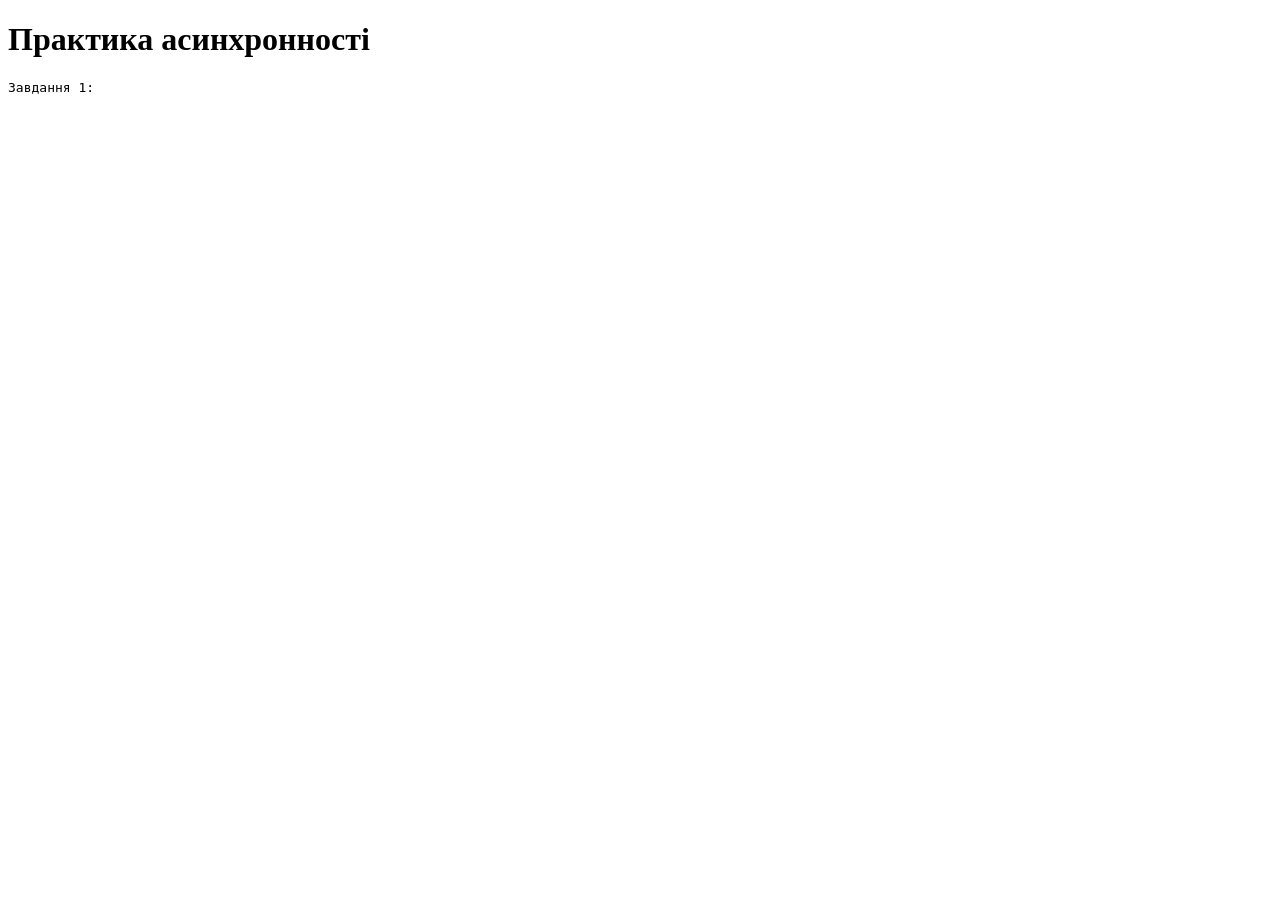
<file: asink_Practic/index.html>
<!DOCTYPE html>
<html lang="uk">
<head>
	<meta charset="UTF-8">
	<meta name="viewport" content="width=device-width, initial-scale=1.0">
	<title>Document</title>
</head>
<body>
	<h1>Практика асинхронності</h1>
	<pre id="output" aria-live="polite"></pre>

	<script>
		const output = document.querySelector("#output");

		function log(message) {
			console.log(message);
			output.textContent += `${message}\n`;
		}

		function task1() {
			return new Promise((resolve) => {
				setTimeout(() => resolve("Task 1 завершено"), 1000);
			});
		}

		function task2() {
			return new Promise((resolve) => {
				setTimeout(() => resolve("Task 2 завершено"), 2000);
			});
		}

		function task3() {
			return new Promise((resolve) => {
				setTimeout(() => resolve("Task 3 завершено"), 3000);
			});
		}

		async function executeTasks() {
			log("Завдання 1:");
			log(await task1());
			log(await task2());
			log(await task3());
		}

		async function sumArrayAsync(array) {
			if (array.length === 0) {
				throw new Error("Масив порожній");
			}

			let sum = 0;
			for (const number of array) {
				await new Promise((resolve) => setTimeout(resolve, 1000));
				sum += number;
			}

			return sum;
		}

		async function main() {
			try {
				const numbers = [1, 2, 3, 4, 5];
				const sum = await sumArrayAsync(numbers);
				log(`Сума масиву [${numbers.join(", ")}]: ${sum}`);
			} catch (error) {
				log(`Помилка: ${error.message}`);
			}
		}

		async function run() {
			await executeTasks();
			await main();
		}

		run();
	</script>
</body>
</html>
</file>
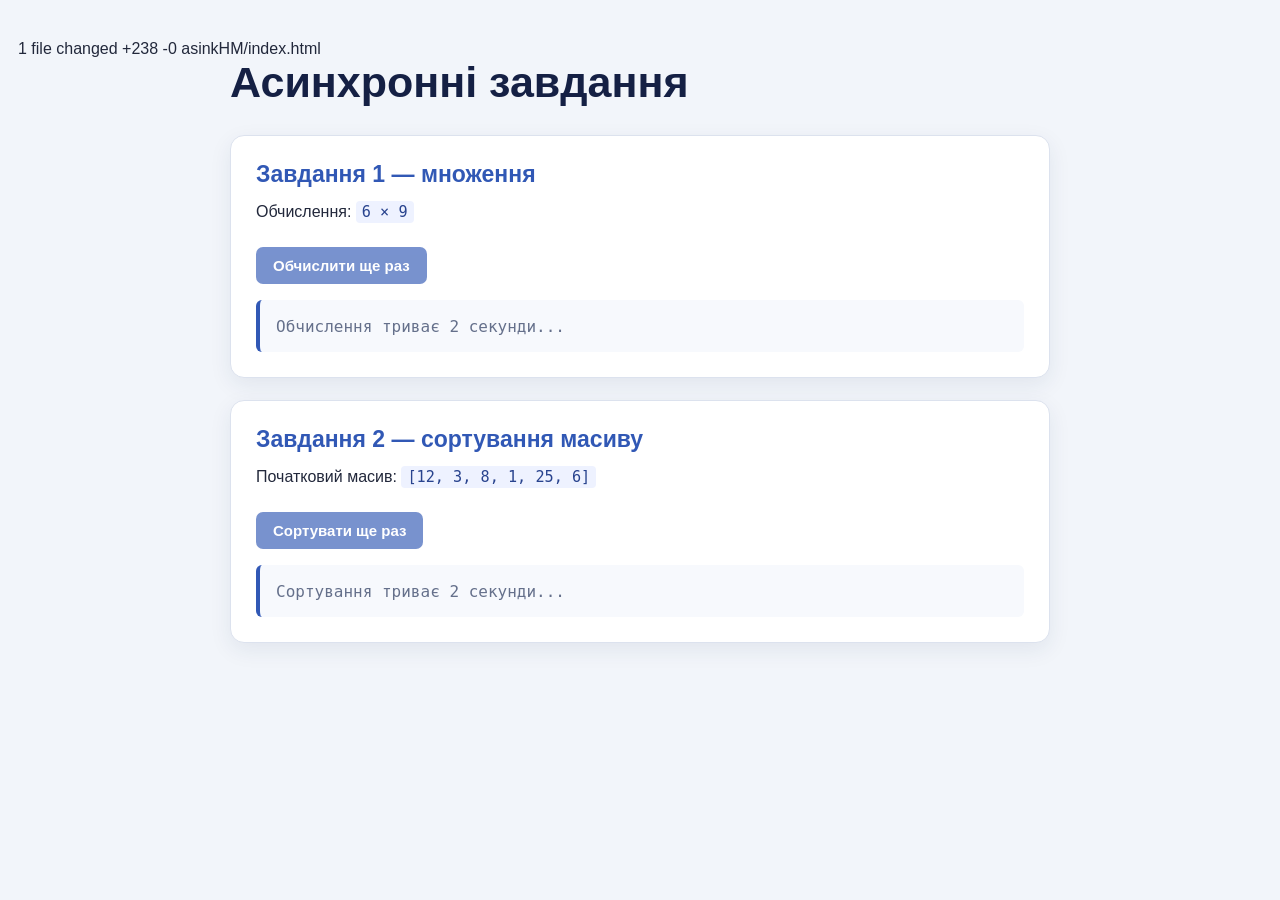
<file: asinkHM/index.html>
1 file changed
+238
-0
asinkHM/index.html
<!DOCTYPE html>
<html lang="uk">
<head>
  <meta charset="UTF-8">
  <meta name="viewport" content="width=device-width, initial-scale=1.0">
  <title>document</title>
  <style>
    * {
      box-sizing: border-box;
    }

    body {
      min-height: 100vh;
      margin: 0;
      padding: 40px 18px;
      color: #22283b;
      background: #f2f5fa;
      font-family: Arial, Helvetica, sans-serif;
    }

    main {
      width: min(820px, 100%);
      margin: 0 auto;
    }

    h1 {
      margin: 0 0 28px;
      color: #152044;
      font-size: clamp(30px, 5vw, 43px);
    }

    .tasks {
      display: grid;
      gap: 22px;
    }

    section {
      padding: 25px;
      background: #fff;
      border: 1px solid #dce2ee;
      border-radius: 14px;
      box-shadow: 0 7px 22px rgb(31 48 90 / 8%);
    }

    h2 {
      margin: 0 0 12px;
      color: #3158b5;
      font-size: 23px;
    }

    p {
      margin: 8px 0;
      line-height: 1.5;
    }

    code {
      padding: 2px 6px;
      color: #28438e;
      background: #eef2ff;
      border-radius: 4px;
      font: 0.95em Menlo, Monaco, Consolas, monospace;
    }

    .result {
      min-height: 52px;
      margin-top: 16px;
      padding: 14px 16px;
      display: flex;
      align-items: center;
      overflow-wrap: anywhere;
      background: #f7f9fd;
      border-left: 4px solid #3158b5;
      border-radius: 6px;
      font-family: Menlo, Monaco, Consolas, monospace;
    }

    .result.loading {
      color: #65708b;
    }

    .result.error {
      color: #b42318;
      border-left-color: #b42318;
    }

    button {
      margin-top: 15px;
      padding: 10px 17px;
      color: #fff;
      background: #3158b5;
      border: 0;
      border-radius: 7px;
      font: 700 15px Arial, sans-serif;
      cursor: pointer;
    }

    button:hover {
      background: #244490;
    }

    button:disabled {
      cursor: wait;
      opacity: 0.65;
    }

    @media (max-width: 520px) {
      body {
        padding: 24px 12px;
      }

      section {
        padding: 20px 16px;
      }
    }
  </style>
</head>
<body>
  <main>
    <h1>Асинхронні завдання</h1>

    <div class="tasks">
      <section>
        <h2>Завдання 1 — множення</h2>
        <p>Обчислення: <code>6 × 9</code></p>
        <button id="multiply-button" type="button">Обчислити ще раз</button>
        <div class="result loading" id="multiply-result" aria-live="polite">
          Обчислення триває 2 секунди...
        </div>
      </section>

      <section>
        <h2>Завдання 2 — сортування масиву</h2>
        <p>Початковий масив: <code>[12, 3, 8, 1, 25, 6]</code></p>
        <button id="sort-button" type="button">Сортувати ще раз</button>
        <div class="result loading" id="sort-result" aria-live="polite">
          Сортування триває 2 секунди...
        </div>
      </section>
    </div>
  </main>

  <script>
    const multiplyResult = document.querySelector('#multiply-result');
    const sortResult = document.querySelector('#sort-result');
    const multiplyButton = document.querySelector('#multiply-button');
    const sortButton = document.querySelector('#sort-button');

    // Завдання 1
    function multiplyAsync(a, b) {
      return new Promise((resolve, reject) => {
        setTimeout(() => {
          const valuesAreNumbers =
            typeof a === 'number' &&
            typeof b === 'number' &&
            Number.isFinite(a) &&
            Number.isFinite(b);

          if (!valuesAreNumbers) {
            reject(new Error('Некоректні значення'));
            return;
          }

          resolve(a * b);
        }, 2000);
      });
    }

    async function runMultiplication() {
      multiplyButton.disabled = true;
      multiplyResult.className = 'result loading';
      multiplyResult.textContent = 'Обчислення триває 2 секунди...';

      try {
        const result = await multiplyAsync(6, 9);
        multiplyResult.className = 'result';
        multiplyResult.textContent = `Результат множення: ${result}`;
        console.log('Результат множення:', result);
      } catch (error) {
        multiplyResult.className = 'result error';
        multiplyResult.textContent = error.message;
        console.error(error.message);
      } finally {
        multiplyButton.disabled = false;
      }
    }

    // Завдання 2
    function sortArrayAsync(array) {
      return new Promise((resolve, reject) => {
        setTimeout(() => {
          if (array.length === 0) {
            reject(new Error('Масив порожній'));
            return;
          }

          const sortedArray = [...array].sort((a, b) => a - b);
          resolve(sortedArray);
        }, 2000);
      });
    }

    async function runSorting() {
      const numbers = [12, 3, 8, 1, 25, 6];

      sortButton.disabled = true;
      sortResult.className = 'result loading';
      sortResult.textContent = 'Сортування триває 2 секунди...';

      try {
        const sortedArray = await sortArrayAsync(numbers);
        sortResult.className = 'result';
        sortResult.textContent = `Відсортований масив: ${JSON.stringify(sortedArray)}`;
        console.log('Відсортований масив:', sortedArray);
      } catch (error) {
        sortResult.className = 'result error';
        sortResult.textContent = error.message;
        console.error(error.message);
      } finally {
        sortButton.disabled = false;
      }
    }

    async function main() {
      await Promise.all([runMultiplication(), runSorting()]);
    }

    multiplyButton.addEventListener('click', runMultiplication);
    sortButton.addEventListener('click', runSorting);

    main();

    multiplyAsync('6', 9).catch((error) => console.error(error.message));
    sortArrayAsync([]).catch((error) => console.error(error.message));
  </script>
</body>
</html>
</file>
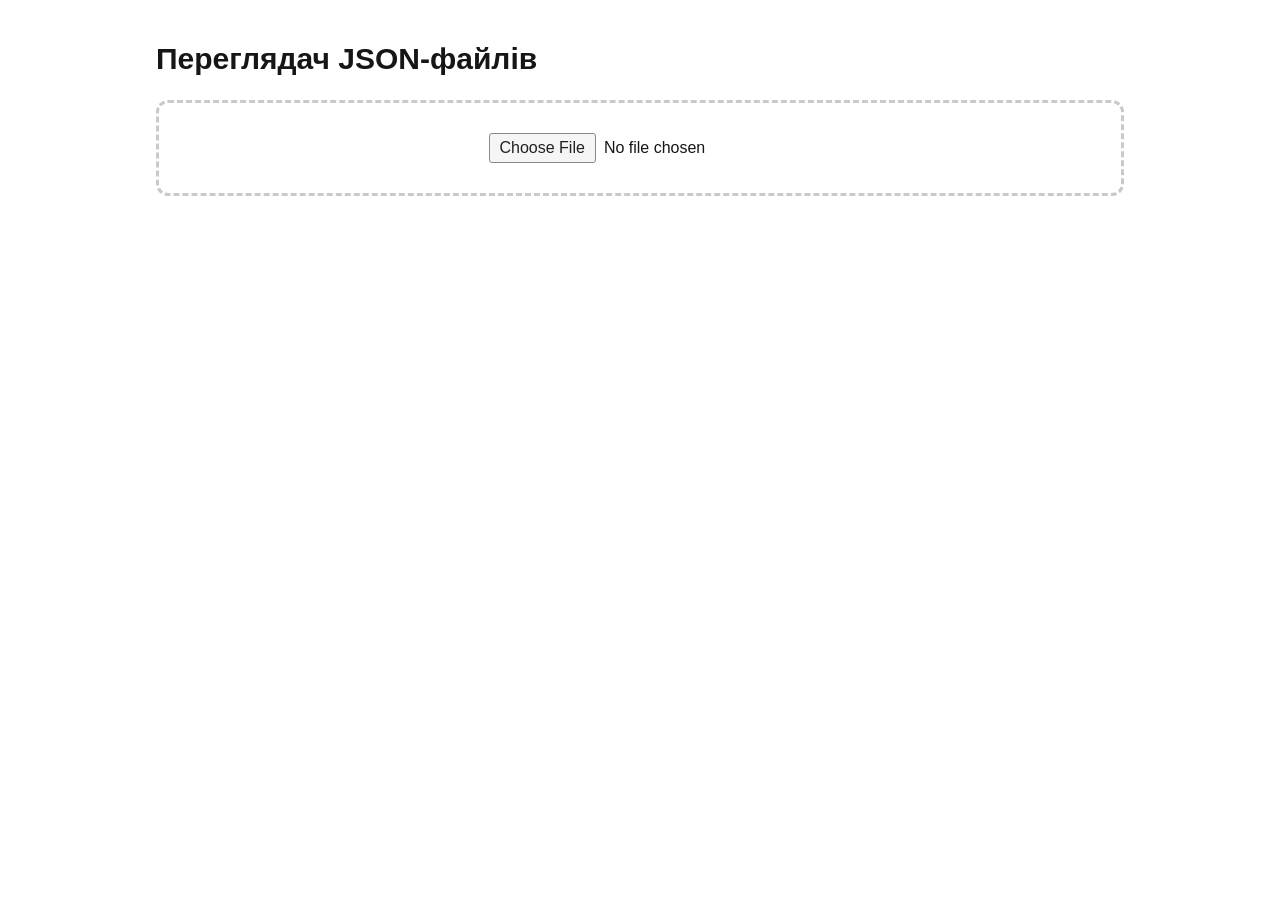
<file: json_html_homeworke/index.html>
<!DOCTYPE html>
<html lang="uk">
<head>
  <meta charset="UTF-8">
  <meta name="viewport" content="width=device-width, initial-scale=1.0">
  <title>Переглядач JSON-файлів</title>
  <style>
    * {
      box-sizing: border-box;
    }

    body {
      margin: 0;
      min-height: 100vh;
      color: #161616;
      background: #fff;
      font-family: Arial, Helvetica, sans-serif;
    }

    .container {
      width: min(1000px, calc(100% - 32px));
      margin: 0 auto;
      padding: 42px 0 60px;
    }

    h1 {
      margin: 0 0 20px;
      font-size: clamp(30px, 4vw, 42px);
    }

    .description {
      max-width: 950px;
      margin: 0 0 18px;
      font-size: clamp(18px, 2.3vw, 28px);
      line-height: 1.35;
    }

    h2 {
      margin: 0 0 24px 16px;
      font-size: clamp(22px, 3vw, 30px);
    }

    .upload-area {
      display: flex;
      min-height: 96px;
      align-items: center;
      justify-content: center;
      margin: 0 16px 24px;
      padding: 20px;
      border: 3px dashed #c9c9c9;
      border-radius: 12px;
      background: #fff;
      transition: border-color 0.2s, background-color 0.2s;
    }

    .upload-area.is-dragging {
      border-color: #287bd8;
      background: #f2f8ff;
    }

    input[type="file"] {
      max-width: 100%;
      font: inherit;
      cursor: pointer;
    }

    input[type="file"]::file-selector-button {
      margin-right: 8px;
      padding: 5px 10px;
      color: #202020;
      background: #f5f5f5;
      border: 1px solid #888;
      border-radius: 3px;
      font: inherit;
      cursor: pointer;
    }

    input[type="file"]::file-selector-button:hover {
      background: #e8e8e8;
    }

    .message {
      min-height: 24px;
      margin: -10px 16px 14px;
      color: #b42318;
      font-weight: 700;
    }

    .message:empty {
      display: none;
    }

    .table-wrap {
      margin: 0 16px;
      overflow-x: auto;
      border: 1px solid #d8d8d8;
      box-shadow: 0 2px 4px rgb(0 0 0 / 8%);
    }

    .table-wrap[hidden] {
      display: none;
    }

    table {
      width: 100%;
      border-collapse: collapse;
      table-layout: fixed;
      font-size: 18px;
    }

    th,
    td {
      padding: 15px;
      vertical-align: middle;
      text-align: left;
      border-right: 1px solid #ddd;
      border-bottom: 1px solid #ddd;
      overflow-wrap: anywhere;
    }

    th:last-child,
    td:last-child {
      border-right: 0;
    }

    tbody tr:last-child td {
      border-bottom: 0;
    }

    th {
      background: #f6f7f8;
      font-weight: 700;
    }

    td:first-child,
    th:first-child {
      width: 50%;
    }

    .complex-value {
      display: block;
      margin: 0;
      color: #0875db;
      font: 15px/1.35 Menlo, Monaco, Consolas, "Courier New", monospace;
      white-space: pre-wrap;
    }

    @media (max-width: 600px) {
      .container {
        width: min(100% - 20px, 1000px);
        padding-top: 24px;
      }

      h2,
      .upload-area,
      .message,
      .table-wrap {
        margin-left: 0;
        margin-right: 0;
      }

      table {
        font-size: 15px;
      }

      th,
      td {
        padding: 11px;
      }
    }
  </style>
</head>
<body>
  <main class="container">
    <section aria-labelledby="viewer-title">
      <h2 id="viewer-title">Переглядач JSON-файлів</h2>

      <div class="upload-area" id="upload-area">
        <input
          id="json-file"
          type="file"
          accept=".json,application/json"
          aria-describedby="message"
        >
      </div>

      <p class="message" id="message" role="alert" aria-live="polite"></p>

      <div class="table-wrap" id="table-wrap" hidden>
        <table>
          <thead>
            <tr>
              <th scope="col">Поле (Ключ)</th>
              <th scope="col">Значення</th>
            </tr>
          </thead>
          <tbody id="json-table-body"></tbody>
        </table>
      </div>
    </section>
  </main>

  <script>
    const fileInput = document.querySelector('#json-file');
    const uploadArea = document.querySelector('#upload-area');
    const message = document.querySelector('#message');
    const tableWrap = document.querySelector('#table-wrap');
    const tableBody = document.querySelector('#json-table-body');

    function showError(text) {
      message.textContent = text;
      tableBody.replaceChildren();
      tableWrap.hidden = true;
    }

    function valueToElement(value) {
      if (value !== null && typeof value === 'object') {
        const code = document.createElement('pre');
        code.className = 'complex-value';
        code.textContent = JSON.stringify(value, null, 2);
        return code;
      }

      const text = document.createElement('span');
      text.textContent = value === null ? 'null' : String(value);
      return text;
    }

    function renderTable(data) {
      tableBody.replaceChildren();

      const entries = data !== null && typeof data === 'object'
        ? Object.entries(data)
        : [['Значення', data]];

      if (entries.length === 0) {
        showError('JSON-файл не містить полів для відображення.');
        return;
      }

      const rows = entries.map(([key, value]) => {
        const row = document.createElement('tr');
        const keyCell = document.createElement('td');
        const valueCell = document.createElement('td');

        keyCell.textContent = key;
        valueCell.append(valueToElement(value));
        row.append(keyCell, valueCell);

        return row;
      });

      tableBody.append(...rows);
      tableWrap.hidden = false;
    }

    function readJsonFile(file) {
      message.textContent = '';

      if (!file) {
        tableBody.replaceChildren();
        tableWrap.hidden = true;
        return;
      }

      if (!file.name.toLowerCase().endsWith('.json')) {
        fileInput.value = '';
        showError('Будь ласка, виберіть файл у форматі JSON.');
        return;
      }

      const reader = new FileReader();

      reader.addEventListener('load', () => {
        try {
          const data = JSON.parse(reader.result);
          renderTable(data);
        } catch (error) {
          showError('Не вдалося прочитати файл: некоректний формат JSON.');
        }
      });

      reader.addEventListener('error', () => {
        showError('Сталася помилка під час читання файлу.');
      });

      reader.readAsText(file, 'UTF-8');
    }

    fileInput.addEventListener('change', () => {
      readJsonFile(fileInput.files[0]);
    });

    ['dragenter', 'dragover'].forEach((eventName) => {
      uploadArea.addEventListener(eventName, (event) => {
        event.preventDefault();
        uploadArea.classList.add('is-dragging');
      });
    });

    ['dragleave', 'drop'].forEach((eventName) => {
      uploadArea.addEventListener(eventName, (event) => {
        event.preventDefault();
        uploadArea.classList.remove('is-dragging');
      });
    });

    uploadArea.addEventListener('drop', (event) => {
      const [file] = event.dataTransfer.files;
      readJsonFile(file);
    });
  </script>
</body>
</html>
</file>
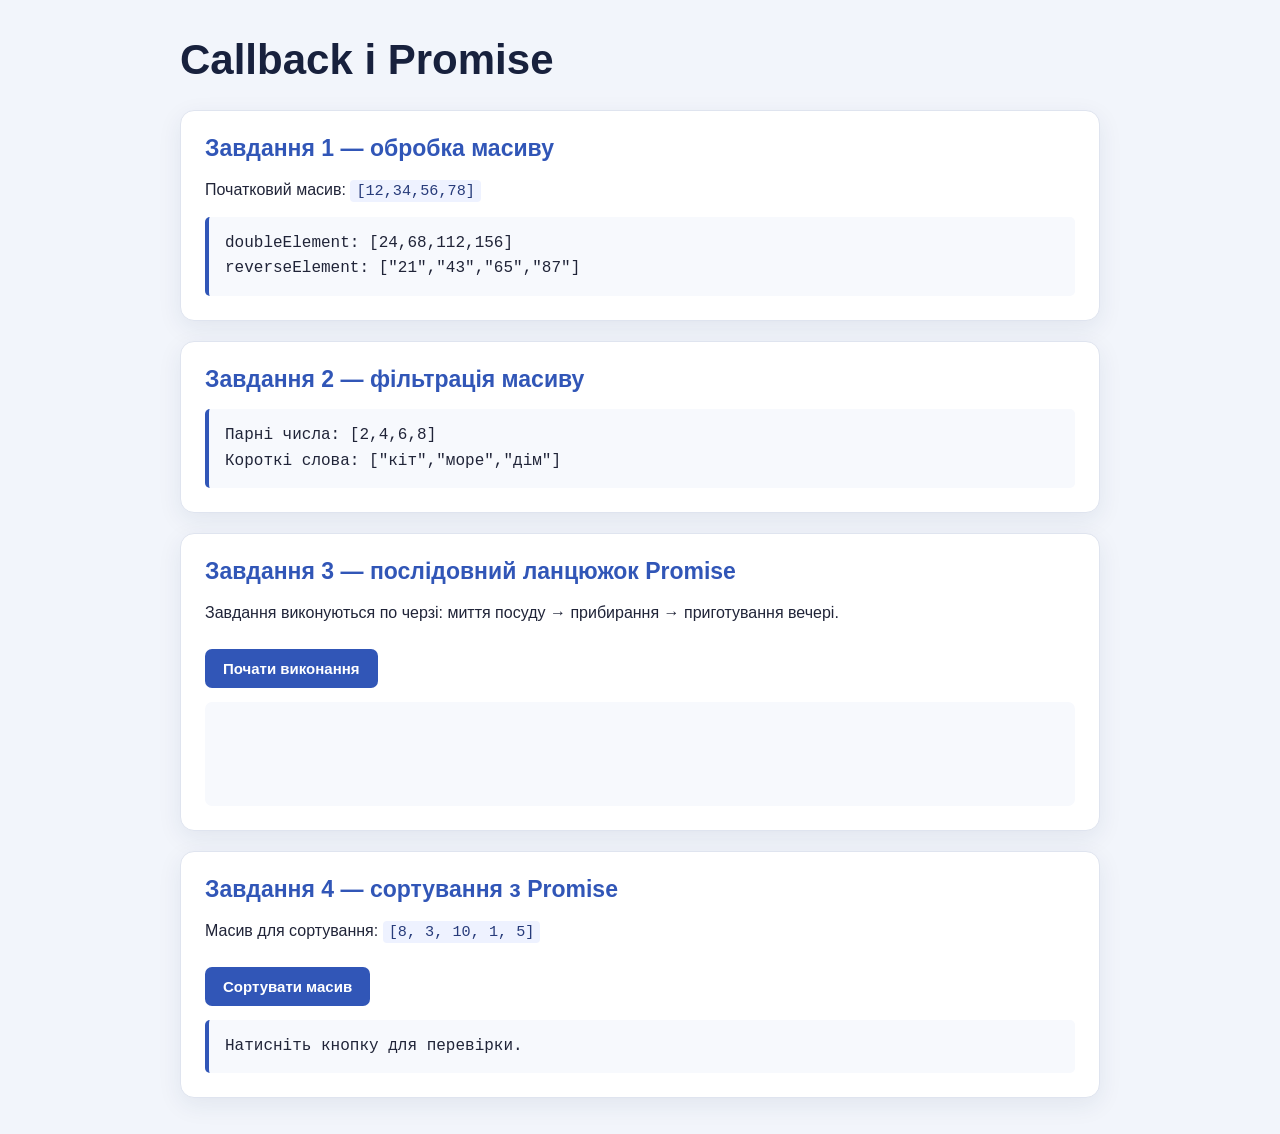
<file: promise_html/index.html>
<!DOCTYPE html>
<html lang="uk">
<head>
  <meta charset="UTF-8">
  <meta name="viewport" content="width=device-width, initial-scale=1.0">
  <title>Callback і Promise — практичні завдання</title>
  <style>
    * {
      box-sizing: border-box;
    }

    body {
      margin: 0;
      min-height: 100vh;
      padding: 36px 18px;
      color: #202438;
      background: #f2f5fb;
      font-family: Arial, Helvetica, sans-serif;
    }

    main {
      width: min(920px, 100%);
      margin: 0 auto;
    }

    h1 {
      margin: 0 0 26px;
      color: #18213d;
      font-size: clamp(28px, 5vw, 42px);
    }

    .tasks {
      display: grid;
      gap: 20px;
    }

    section {
      padding: 24px;
      background: #fff;
      border: 1px solid #dfe4ef;
      border-radius: 14px;
      box-shadow: 0 7px 24px rgb(31 46 88 / 8%);
    }

    h2 {
      margin: 0 0 16px;
      color: #3156b7;
      font-size: 23px;
    }

    p {
      margin: 9px 0;
      line-height: 1.55;
    }

    code {
      padding: 2px 6px;
      color: #273b7a;
      background: #eef2ff;
      border-radius: 4px;
      font: 0.95em Menlo, Monaco, Consolas, monospace;
    }

    .result {
      margin-top: 14px;
      padding: 14px 16px;
      overflow-wrap: anywhere;
      background: #f7f9fd;
      border-left: 4px solid #3156b7;
      border-radius: 5px;
      font-family: Menlo, Monaco, Consolas, monospace;
      line-height: 1.6;
    }

    .steps {
      min-height: 104px;
      margin: 14px 0 0;
      padding: 14px 14px 14px 38px;
      background: #f7f9fd;
      border-radius: 7px;
      line-height: 1.7;
    }

    .steps li::marker {
      color: #3156b7;
    }

    button {
      margin-top: 14px;
      padding: 11px 18px;
      color: #fff;
      background: #3156b7;
      border: 0;
      border-radius: 7px;
      font: 700 15px Arial, sans-serif;
      cursor: pointer;
    }

    button:hover {
      background: #254493;
    }

    button:disabled {
      cursor: wait;
      opacity: 0.65;
    }

    .error {
      color: #b42318;
      border-left-color: #b42318;
    }

    @media (max-width: 560px) {
      body {
        padding: 22px 12px;
      }

      section {
        padding: 19px 16px;
      }
    }
  </style>
</head>
<body>
  <main>
    <h1>Callback і Promise</h1>

    <div class="tasks">
      <section>
        <h2>Завдання 1 — обробка масиву</h2>
        <p>Початковий масив: <code id="source-array"></code></p>
        <div class="result" id="process-result"></div>
      </section>

      <section>
        <h2>Завдання 2 — фільтрація масиву</h2>
        <div class="result" id="filter-result"></div>
      </section>

      <section>
        <h2>Завдання 3 — послідовний ланцюжок Promise</h2>
        <p>Завдання виконуються по черзі: миття посуду → прибирання → приготування вечері.</p>
        <button id="chores-button" type="button">Почати виконання</button>
        <ol class="steps" id="chores-result" aria-live="polite"></ol>
      </section>

      <section>
        <h2>Завдання 4 — сортування з Promise</h2>
        <p>Масив для сортування: <code>[8, 3, 10, 1, 5]</code></p>
        <button id="sort-button" type="button">Сортувати масив</button>
        <div class="result" id="sort-result" aria-live="polite">Натисніть кнопку для перевірки.</div>
      </section>
    </div>
  </main>

  <script>
    //1
    function processArray(array, callback) {
      const result = [];

      for (const element of array) {
        result.push(callback(element));
      }

      return result;
    }

    function doubleElement(element) {
      return element * 2;
    }

    function reverseElement(element) {
      return String(element).split('').reverse().join('');
    }

    const numbers = [12, 34, 56, 78];
    const doubledNumbers = processArray(numbers, doubleElement);
    const reversedNumbers = processArray(numbers, reverseElement);

    document.querySelector('#source-array').textContent = JSON.stringify(numbers);
    document.querySelector('#process-result').innerHTML =
      `doubleElement: ${JSON.stringify(doubledNumbers)}<br>` +
      `reverseElement: ${JSON.stringify(reversedNumbers)}`;

    console.log('Подвоєні елементи:', doubledNumbers);
    console.log('Розвернуті елементи:', reversedNumbers);

    //2
    function filterArray(array, callback) {
      const result = [];

      for (const element of array) {
        if (callback(element)) {
          result.push(element);
        }
      }

      return result;
    }

    function isEven(number) {
      return number % 2 === 0;
    }

    function isShortWord(word) {
      return word.length <= 4;
    }

    const numberList = [1, 2, 3, 4, 5, 6, 7, 8];
    const wordList = ['кіт', 'море', 'сонце', 'дім', 'книга'];
    const evenNumbers = filterArray(numberList, isEven);
    const shortWords = filterArray(wordList, isShortWord);

    document.querySelector('#filter-result').innerHTML =
      `Парні числа: ${JSON.stringify(evenNumbers)}<br>` +
      `Короткі слова: ${JSON.stringify(shortWords)}`;

    console.log('Парні числа:', evenNumbers);
    console.log('Короткі слова:', shortWords);

    //3
    function washDishes() {
      return new Promise((resolve) => {
        setTimeout(() => resolve('Посуд вимито'), 2000);
      });
    }

    function cleanRoom() {
      return new Promise((resolve) => {
        setTimeout(() => resolve('Кімнату прибрано'), 4000);
      });
    }

    function makeDinner() {
      return new Promise((resolve) => {
        setTimeout(() => resolve('Вечеря приготована'), 7000);
      });
    }

    const choresButton = document.querySelector('#chores-button');
    const choresResult = document.querySelector('#chores-result');

    function addChoreResult(text) {
      const item = document.createElement('li');
      item.textContent = text;
      choresResult.append(item);
      console.log(text);
    }

    function runChores() {
      choresResult.replaceChildren();
      choresButton.disabled = true;
      choresButton.textContent = 'Виконується...';

      washDishes()
        .then((message) => {
          addChoreResult(message);
          return cleanRoom();
        })
        .then((message) => {
          addChoreResult(message);
          return makeDinner();
        })
        .then((message) => {
          addChoreResult(message);
        })
        .catch((error) => {
          addChoreResult(`Помилка: ${error.message}`);
        })
        .finally(() => {
          choresButton.disabled = false;
          choresButton.textContent = 'Повторити виконання';
        });
    }

    choresButton.addEventListener('click', runChores);

    //4
    function sortArray(array) {
      return new Promise((resolve, reject) => {
        if (array.length === 0) {
          reject(new Error('Масив порожній'));
          return;
        }

        setTimeout(() => {
          const sortedArray = [...array].sort((a, b) => a - b);
          resolve(sortedArray);
        }, 2000);
      });
    }

    const sortButton = document.querySelector('#sort-button');
    const sortResult = document.querySelector('#sort-result');

    sortButton.addEventListener('click', () => {
      sortButton.disabled = true;
      sortResult.classList.remove('error');
      sortResult.textContent = 'Сортування...';

      sortArray([8, 3, 10, 1, 5])
        .then((sortedArray) => {
          sortResult.textContent = `Відсортований масив: ${JSON.stringify(sortedArray)}`;
          console.log('Відсортований масив:', sortedArray);
        })
        .catch((error) => {
          sortResult.textContent = error.message;
          sortResult.classList.add('error');
          console.error(error.message);
        })
        .finally(() => {
          sortButton.disabled = false;
        });
    });

    sortArray([]).catch((error) => console.error(error.message));
  </script>
</body>
</html>
</file>
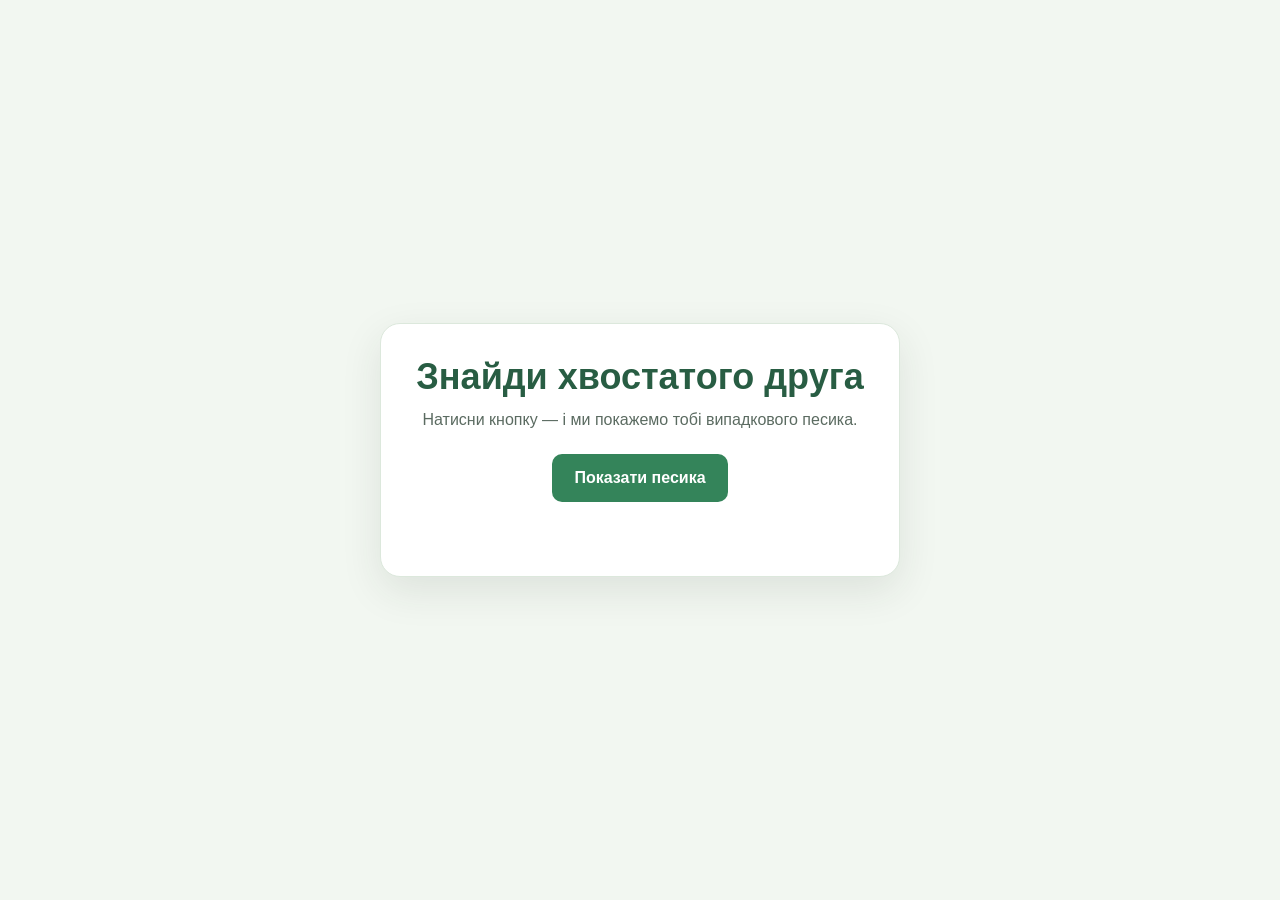
<file: server/index.html>
<!DOCTYPE html>
<html lang="uk">
<head>
  <meta charset="UTF-8">
  <meta name="viewport" content="width=device-width, initial-scale=1.0">
  <title>Випадковий хвостик</title>
  <style>
    * {
      box-sizing: border-box;
    }

    body {
      min-height: 100vh;
      margin: 0;
      padding: 32px 16px;
      display: grid;
      place-items: center;
      color: #23302a;
      background: #f2f7f1;
      font-family: Arial, Helvetica, sans-serif;
    }

    main {
      width: min(520px, 100%);
      padding: 32px;
      text-align: center;
      background: #fff;
      border: 1px solid #dce8dc;
      border-radius: 20px;
      box-shadow: 0 14px 40px rgb(35 48 42 / 10%);
    }

    h1 {
      margin: 0 0 10px;
      color: #285d43;
      font-size: clamp(27px, 6vw, 36px);
    }

    p {
      margin: 0 0 22px;
      color: #5b6b61;
      line-height: 1.5;
    }

    button {
      min-height: 48px;
      padding: 12px 22px;
      color: #fff;
      background: #34845a;
      border: 0;
      border-radius: 10px;
      font: inherit;
      font-weight: 700;
      cursor: pointer;
      transition: background-color 0.15s ease;
    }

    button:hover:not(:disabled) {
      background: #286c47;
    }

    button:focus-visible {
      outline: 3px solid #9ac9a9;
      outline-offset: 3px;
    }

    button:disabled {
      cursor: wait;
      opacity: 0.65;
    }

    .status {
      min-height: 24px;
      margin: 18px 0 0;
      color: #52665a;
      font-weight: 600;
    }

    .status.error {
      color: #b42318;
    }

    .dog-image {
      display: block;
      width: 100%;
      max-height: 420px;
      margin-top: 22px;
      object-fit: contain;
      border-radius: 12px;
      background: #f2f7f1;
    }

    .dog-image[hidden] {
      display: none;
    }

    @media (max-width: 480px) {
      main {
        padding: 26px 20px;
      }
    }
  </style>
</head>
<body>
  <main>
    <h1>Знайди хвостатого друга</h1>
    <p>Натисни кнопку — і ми покажемо тобі випадкового песика.</p>
    <button id="dog-button" type="button">Показати песика</button>
    <p class="status" id="status" role="status" aria-live="polite"></p>
    <img class="dog-image" id="dog-image" alt="Випадковий песик" hidden>
  </main>

  <script>
    const button = document.querySelector('#dog-button');
    const status = document.querySelector('#status');
    const image = document.querySelector('#dog-image');

    function waitForImageLoad() {
      return new Promise((resolve, reject) => {
        image.addEventListener('load', resolve, { once: true });
        image.addEventListener('error', () => reject(new Error('Image failed to load.')), { once: true });
      });
    }

    async function showRandomDog() {
      button.disabled = true;
      status.classList.remove('error');
      status.textContent = 'Шукаємо хвостика...';
      image.hidden = true;
      image.removeAttribute('src');

      try {
        const response = await fetch('https://dog.ceo/api/breeds/image/random');

        if (!response.ok) {
          throw new Error(`Request failed: ${response.status}`);
        }

        const data = await response.json();

        if (data.status !== 'success' || typeof data.message !== 'string') {
          throw new Error('The API did not return a dog image.');
        }

        const imageLoaded = waitForImageLoad();
        image.src = data.message;
        image.hidden = false;
        await imageLoaded;
        status.textContent = '';
      } catch {
        image.hidden = true;
        image.removeAttribute('src');
        status.classList.add('error');
        status.textContent = 'Не вдалося завантажити фото. Спробуйте ще раз';
      } finally {
        button.disabled = false;
      }
    }

    button.addEventListener('click', showRandomDog);
  </script>
</body>
</html>
</file>
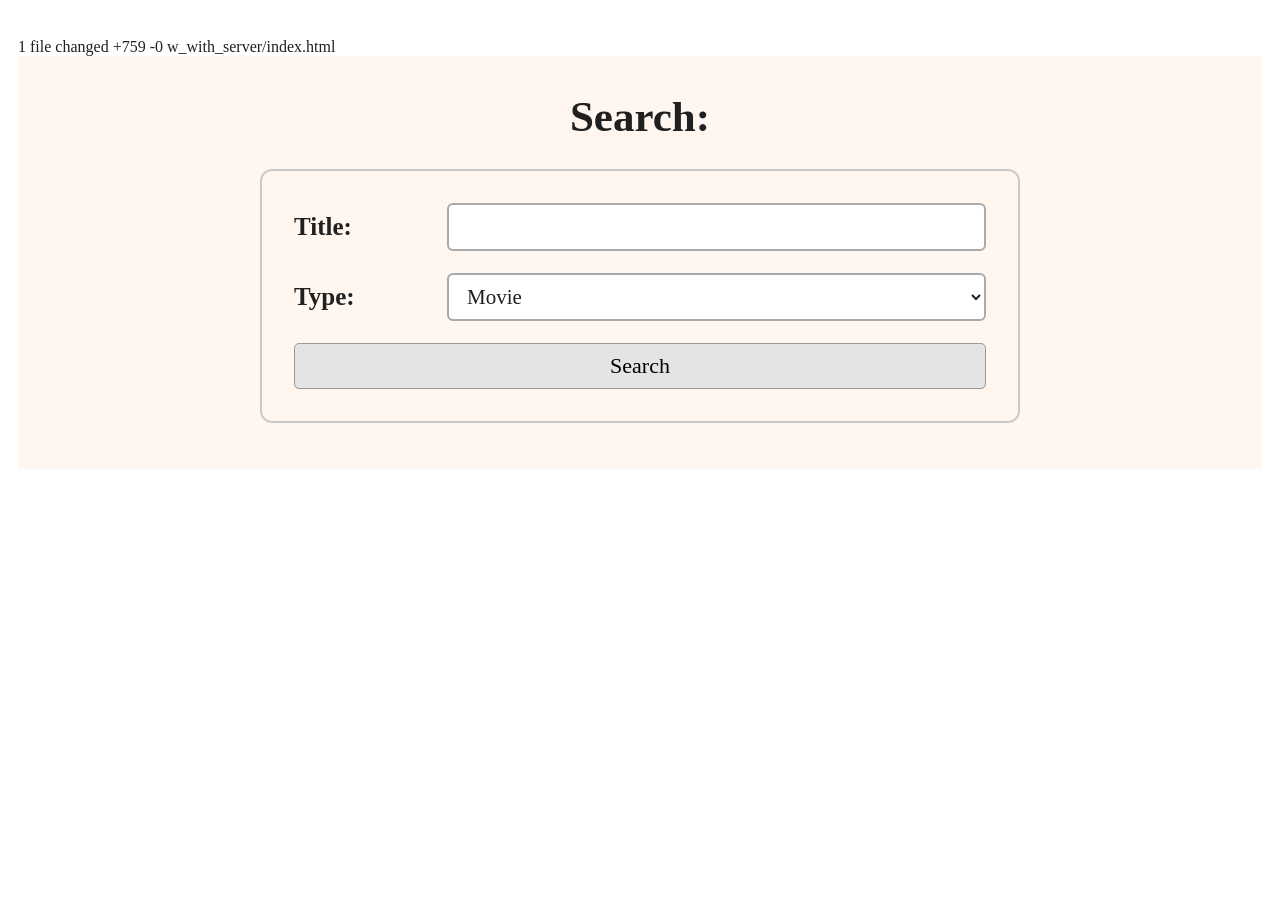
<file: w_with_server/index.html>
1 file changed
+759
-0
w_with_server/index.html
<!DOCTYPE html>
<html lang="en">
<head>
  <meta charset="UTF-8">
  <meta name="viewport" content="width=device-width, initial-scale=1.0">
  <title>Movie Search</title>
  <style>
    * {
      box-sizing: border-box;
    }

    :root {
      --page: #ffffff;
      --surface: #fff7ef;
      --card: #ffffff;
      --text: #202020;
      --muted: #6b6b6b;
      --line: #c9c9c9;
      --button: #e4e4e4;
      --accent: #a94f2c;
      --accent-dark: #82391e;
      --error: #a61b1b;
    }

    body {
      min-height: 100vh;
      margin: 0;
      padding: 38px 18px;
      color: var(--text);
      background: var(--page);
      font-family: Georgia, "Times New Roman", serif;
    }

    button,
    input,
    select {
      font: inherit;
    }

    .app {
      width: min(1280px, 100%);
      margin: 0 auto;
      padding: 36px clamp(18px, 4vw, 54px) 46px;
      background: var(--surface);
    }

    h1,
    h2 {
      margin: 0;
      text-align: center;
    }

    h1 {
      margin-bottom: 28px;
      font-size: clamp(30px, 4vw, 43px);
    }

    h2 {
      margin-bottom: 24px;
      font-size: 26px;
    }

    .search-form {
      width: min(760px, 100%);
      margin: 0 auto;
      padding: 32px;
      border: 2px solid var(--line);
      border-radius: 12px;
    }

    .form-row {
      display: grid;
      grid-template-columns: 135px minmax(0, 1fr);
      align-items: center;
      gap: 18px;
      margin-bottom: 22px;
    }

    label {
      font-size: 25px;
      font-weight: 700;
    }

    input,
    select {
      width: 100%;
      min-height: 48px;
      padding: 8px 14px;
      color: var(--text);
      background: #fff;
      border: 2px solid #aaa;
      border-radius: 6px;
      font-size: 21px;
    }

    input:focus,
    select:focus,
    button:focus-visible {
      outline: 3px solid rgb(169 79 44 / 30%);
      outline-offset: 2px;
    }

    button {
      cursor: pointer;
    }

    .search-button,
    .details-button {
      min-height: 46px;
      border: 1px solid #999;
      border-radius: 5px;
      background: var(--button);
      transition: background-color 0.15s, color 0.15s;
    }

    .search-button {
      width: 100%;
      font-size: 22px;
    }

    .search-button:hover,
    .details-button:hover,
    .page-button:hover:not(:disabled) {
      color: #fff;
      background: var(--accent);
    }

    .search-button:disabled,
    .details-button:disabled {
      cursor: wait;
      opacity: 0.65;
    }

    .message {
      width: min(760px, 100%);
      min-height: 24px;
      margin: 16px auto 0;
      color: var(--error);
      text-align: center;
      font: 700 19px Arial, Helvetica, sans-serif;
    }

    .message:empty {
      display: none;
    }

    .results-section {
      margin-top: 44px;
    }

    [hidden] {
      display: none !important;
    }

    .movies {
      display: grid;
      grid-template-columns: repeat(3, minmax(0, 1fr));
      gap: 22px;
    }

    .movie-card {
      min-width: 0;
      display: grid;
      grid-template-columns: 150px minmax(0, 1fr);
      gap: 20px;
      min-height: 245px;
      padding: 16px;
      background: var(--card);
      border: 2px solid var(--line);
      border-radius: 10px;
    }

    .poster,
    .poster-placeholder {
      width: 150px;
      height: 211px;
      border-radius: 4px;
    }

    .poster {
      display: block;
      object-fit: cover;
      background: #eee;
    }

    .poster-placeholder {
      display: grid;
      place-items: center;
      padding: 12px;
      color: #777;
      background: #e8e8e8;
      text-align: center;
      font-family: Arial, Helvetica, sans-serif;
    }

    .movie-content {
      min-width: 0;
      display: flex;
      flex-direction: column;
    }

    .movie-type {
      margin: 1px 0 12px;
      color: var(--muted);
      font-size: 18px;
      text-transform: capitalize;
    }

    .movie-title {
      margin: 0 0 15px;
      overflow-wrap: anywhere;
      font-size: 23px;
      line-height: 1.15;
    }

    .movie-year {
      margin: auto 0 14px;
      font-size: 25px;
    }

    .details-button {
      width: 100%;
      font-size: 19px;
    }

    .pagination {
      display: flex;
      flex-wrap: wrap;
      justify-content: center;
      gap: 5px;
      margin-top: 28px;
    }

    .page-button {
      min-width: 44px;
      min-height: 42px;
      padding: 6px 11px;
      border: 1px solid #999;
      border-radius: 4px;
      background: var(--button);
      font-size: 18px;
    }

    .page-button.active {
      color: #fff;
      background: var(--accent);
      border-color: var(--accent-dark);
      font-weight: 700;
    }

    .page-button:disabled:not(.active) {
      cursor: default;
      opacity: 0.45;
    }

    .details-section {
      margin-top: 48px;
    }

    .details-card {
      display: grid;
      grid-template-columns: minmax(230px, 360px) minmax(0, 1fr);
      gap: clamp(24px, 4vw, 48px);
      padding: 22px;
      background: var(--card);
      border: 2px solid var(--line);
      border-radius: 10px;
    }

    .details-poster,
    .details-poster-placeholder {
      width: 100%;
      max-height: 530px;
      border-radius: 5px;
    }

    .details-poster {
      display: block;
      object-fit: contain;
      object-position: top;
      background: #eee;
    }

    .details-poster-placeholder {
      min-height: 380px;
      display: grid;
      place-items: center;
      color: #777;
      background: #e8e8e8;
      font-family: Arial, Helvetica, sans-serif;
    }

    .details-list {
      display: grid;
      grid-template-columns: 125px minmax(0, 1fr);
      align-content: start;
      gap: 22px 18px;
      margin: 16px 0 0;
      font-size: 20px;
      line-height: 1.35;
    }

    .details-list dt {
      font-weight: 700;
    }

    .details-list dd {
      min-width: 0;
      margin: 0;
      overflow-wrap: anywhere;
    }

    .loading {
      grid-column: 1 / -1;
      padding: 40px;
      color: var(--muted);
      text-align: center;
      font: 700 20px Arial, Helvetica, sans-serif;
    }

    @media (max-width: 1080px) {
      .movies {
        grid-template-columns: repeat(2, minmax(0, 1fr));
      }
    }

    @media (max-width: 720px) {
      .movies {
        grid-template-columns: 1fr;
      }
    }

    @media (max-width: 650px) {
      body {
        padding: 0;
      }

      .app {
        min-height: 100vh;
        padding: 25px 14px 38px;
      }

      .search-form {
        padding: 20px 16px;
      }

      .form-row {
        grid-template-columns: 1fr;
        gap: 7px;
        margin-bottom: 16px;
      }

      label {
        font-size: 20px;
      }

      input,
      select {
        font-size: 18px;
      }

      .movie-card {
        grid-template-columns: 105px minmax(0, 1fr);
        gap: 14px;
        min-height: 190px;
        padding: 12px;
      }

      .poster,
      .poster-placeholder {
        width: 105px;
        height: 156px;
      }

      .movie-title {
        font-size: 19px;
      }

      .movie-year {
        font-size: 20px;
      }

      .details-card {
        grid-template-columns: 1fr;
        padding: 15px;
      }

      .details-poster,
      .details-poster-placeholder {
        width: min(300px, 100%);
        margin: 0 auto;
      }

      .details-list {
        grid-template-columns: 90px minmax(0, 1fr);
        gap: 16px 10px;
        font-size: 16px;
      }
    }
  </style>
</head>
<body>
  <main class="app">
    <h1>Search:</h1>

    <form class="search-form" id="search-form">
      <div class="form-row">
        <label for="title">Title:</label>
        <input id="title" name="title" type="search" autocomplete="off" required>
      </div>

      <div class="form-row">
        <label for="type">Type:</label>
        <select id="type" name="type">
          <option value="movie">Movie</option>
          <option value="series">Series</option>
          <option value="episode">Episode</option>
        </select>
      </div>

      <button class="search-button" id="search-button" type="submit">Search</button>
    </form>

    <p class="message" id="message" role="alert" aria-live="polite"></p>

    <section class="results-section" id="results-section" aria-labelledby="films-title" hidden>
      <h2 id="films-title">Films:</h2>
      <div class="movies" id="movies"></div>
      <nav class="pagination" id="pagination" aria-label="Search result pages"></nav>
    </section>

    <section class="details-section" id="details-section" aria-labelledby="details-title" hidden>
      <h2 id="details-title">Film info:</h2>
      <div id="details"></div>
    </section>
  </main>

  <script>
    // Отримайте безкоштовний ключ на https://www.omdbapi.com/apikey.aspx
    // та вставте його між лапками замість YOUR_OMDB_API_KEY.
    const API_KEY = 'YOUR_OMDB_API_KEY';
    const API_URL = 'https://www.omdbapi.com/';

    const searchForm = document.querySelector('#search-form');
    const titleInput = document.querySelector('#title');
    const typeSelect = document.querySelector('#type');
    const searchButton = document.querySelector('#search-button');
    const message = document.querySelector('#message');
    const resultsSection = document.querySelector('#results-section');
    const moviesContainer = document.querySelector('#movies');
    const pagination = document.querySelector('#pagination');
    const detailsSection = document.querySelector('#details-section');
    const detailsContainer = document.querySelector('#details');

    const state = {
      query: '',
      type: 'movie',
      page: 1,
      totalPages: 0,
      requestController: null
    };

    function hasApiKey() {
      return API_KEY && API_KEY !== 'YOUR_OMDB_API_KEY';
    }

    function createPoster(url, className) {
      if (url && url !== 'N/A' && /^https?:\/\//i.test(url)) {
        const image = document.createElement('img');
        image.className = className;
        image.src = url;
        image.alt = '';
        image.loading = 'lazy';
        image.addEventListener('error', () => {
          const placeholder = createPoster('', className);
          image.replaceWith(placeholder);
        }, { once: true });
        return image;
      }

      const placeholder = document.createElement('div');
      placeholder.className = className.includes('details')
        ? 'details-poster-placeholder'
        : 'poster-placeholder';
      placeholder.textContent = 'No poster';
      return placeholder;
    }

    function showMessage(text) {
      message.textContent = text;
    }

    function setSearching(isSearching) {
      searchButton.disabled = isSearching;
      searchButton.textContent = isSearching ? 'Searching...' : 'Search';
    }

    function clearDetails() {
      detailsContainer.replaceChildren();
      detailsSection.hidden = true;
    }

    function createMovieCard(movie) {
      const card = document.createElement('article');
      card.className = 'movie-card';

      const poster = createPoster(movie.Poster, 'poster');
      const content = document.createElement('div');
      content.className = 'movie-content';

      const type = document.createElement('p');
      type.className = 'movie-type';
      type.textContent = movie.Type;

      const title = document.createElement('h3');
      title.className = 'movie-title';
      title.textContent = movie.Title;

      const year = document.createElement('p');
      year.className = 'movie-year';
      year.textContent = movie.Year;

      const button = document.createElement('button');
      button.className = 'details-button';
      button.type = 'button';
      button.dataset.imdbId = movie.imdbID;
      button.textContent = 'Details';

      content.append(type, title, year, button);
      card.append(poster, content);
      return card;
    }

    function renderMovies(movies) {
      const cards = movies.map(createMovieCard);
      moviesContainer.replaceChildren(...cards);
      resultsSection.hidden = false;
    }

    function getVisiblePages(currentPage, totalPages) {
      const visibleCount = Math.min(7, totalPages);
      let start = Math.max(1, currentPage - Math.floor(visibleCount / 2));
      let end = start + visibleCount - 1;

      if (end > totalPages) {
        end = totalPages;
        start = Math.max(1, end - visibleCount + 1);
      }

      return Array.from({ length: end - start + 1 }, (_, index) => start + index);
    }

    function createPageButton(label, page, options = {}) {
      const button = document.createElement('button');
      button.className = 'page-button';
      button.type = 'button';
      button.dataset.page = page;
      button.textContent = label;
      button.disabled = options.disabled || false;

      if (options.active) {
        button.classList.add('active');
        button.setAttribute('aria-current', 'page');
      }

      return button;
    }

    function renderPagination() {
      pagination.replaceChildren();

      if (state.totalPages <= 1) {
        return;
      }

      const fragment = document.createDocumentFragment();
      fragment.append(createPageButton('«', state.page - 1, {
        disabled: state.page === 1
      }));

      for (const page of getVisiblePages(state.page, state.totalPages)) {
        fragment.append(createPageButton(page, page, {
          active: page === state.page
        }));
      }

      fragment.append(createPageButton('»', state.page + 1, {
        disabled: state.page === state.totalPages
      }));
      pagination.append(fragment);
    }

    async function requestFromOmdb(parameters) {
      if (!hasApiKey()) {
        throw new Error('Add your OMDb API key to the API_KEY constant in index.html.');
      }

      if (state.requestController) {
        state.requestController.abort();
      }

      state.requestController = new AbortController();
      const url = new URL(API_URL);
      url.search = new URLSearchParams({
        apikey: API_KEY,
        ...parameters
      });

      const response = await fetch(url, {
        signal: state.requestController.signal
      });

      if (!response.ok) {
        throw new Error(`Request failed (${response.status}).`);
      }

      return response.json();
    }

    async function searchMovies(page = 1) {
      setSearching(true);
      showMessage('');
      clearDetails();
      resultsSection.hidden = false;
      pagination.replaceChildren();
      moviesContainer.innerHTML = '<p class="loading">Loading...</p>';

      try {
        const data = await requestFromOmdb({
          s: state.query,
          type: state.type,
          page: String(page)
        });

        if (data.Response === 'False' || !Array.isArray(data.Search)) {
          moviesContainer.replaceChildren();
          resultsSection.hidden = true;
          showMessage(data.Error === 'Movie not found!'
            ? 'Movie not found!'
            : data.Error || 'Movie not found!');
          return;
        }

        state.page = page;
        // OMDb віддає по 10 результатів і підтримує сторінки від 1 до 100.
        state.totalPages = Math.min(100, Math.ceil(Number(data.totalResults) / 10));
        renderMovies(data.Search);
        renderPagination();
      } catch (error) {
        if (error.name === 'AbortError') {
          return;
        }

        moviesContainer.replaceChildren();
        resultsSection.hidden = true;
        showMessage(error.message || 'Unable to load movies.');
      } finally {
        setSearching(false);
      }
    }

    function addDetailRow(list, label, value) {
      const term = document.createElement('dt');
      const description = document.createElement('dd');
      term.textContent = `${label}:`;
      description.textContent = value && value !== 'N/A' ? value : '—';
      list.append(term, description);
    }

    function renderDetails(movie) {
      const card = document.createElement('article');
      card.className = 'details-card';
      const poster = createPoster(movie.Poster, 'details-poster');
      const list = document.createElement('dl');
      list.className = 'details-list';

      addDetailRow(list, 'Title', movie.Title);
      addDetailRow(list, 'Released', movie.Released);
      addDetailRow(list, 'Genre', movie.Genre);
      addDetailRow(list, 'Country', movie.Country);
      addDetailRow(list, 'Director', movie.Director);
      addDetailRow(list, 'Writer', movie.Writer);
      addDetailRow(list, 'Actors', movie.Actors);
      addDetailRow(list, 'Awards', movie.Awards);
      addDetailRow(list, 'Plot', movie.Plot);
      addDetailRow(list, 'IMDb rating', movie.imdbRating);

      card.append(poster, list);
      detailsContainer.replaceChildren(card);
      detailsSection.hidden = false;
      detailsSection.scrollIntoView({ behavior: 'smooth', block: 'start' });
    }

    async function loadDetails(imdbId, button) {
      button.disabled = true;
      button.textContent = 'Loading...';
      showMessage('');

      try {
        const movie = await requestFromOmdb({
          i: imdbId,
          plot: 'full'
        });

        if (movie.Response === 'False') {
          throw new Error(movie.Error || 'Unable to load film details.');
        }

        renderDetails(movie);
      } catch (error) {
        if (error.name !== 'AbortError') {
          showMessage(error.message || 'Unable to load film details.');
        }
      } finally {
        button.disabled = false;
        button.textContent = 'Details';
      }
    }

    searchForm.addEventListener('submit', (event) => {
      event.preventDefault();
      const query = titleInput.value.trim();

      if (!query) {
        showMessage('Enter a movie title.');
        titleInput.focus();
        return;
      }

      state.query = query;
      state.type = typeSelect.value;
      searchMovies(1);
    });

    pagination.addEventListener('click', (event) => {
      const button = event.target.closest('[data-page]');

      if (!button || button.disabled) {
        return;
      }

      const page = Number(button.dataset.page);

      if (page !== state.page) {
        searchMovies(page);
        resultsSection.scrollIntoView({ behavior: 'smooth', block: 'start' });
      }
    });

    moviesContainer.addEventListener('click', (event) => {
      const button = event.target.closest('[data-imdb-id]');

      if (button) {
        loadDetails(button.dataset.imdbId, button);
      }
    });
  </script>
</body>
</html>
</file>
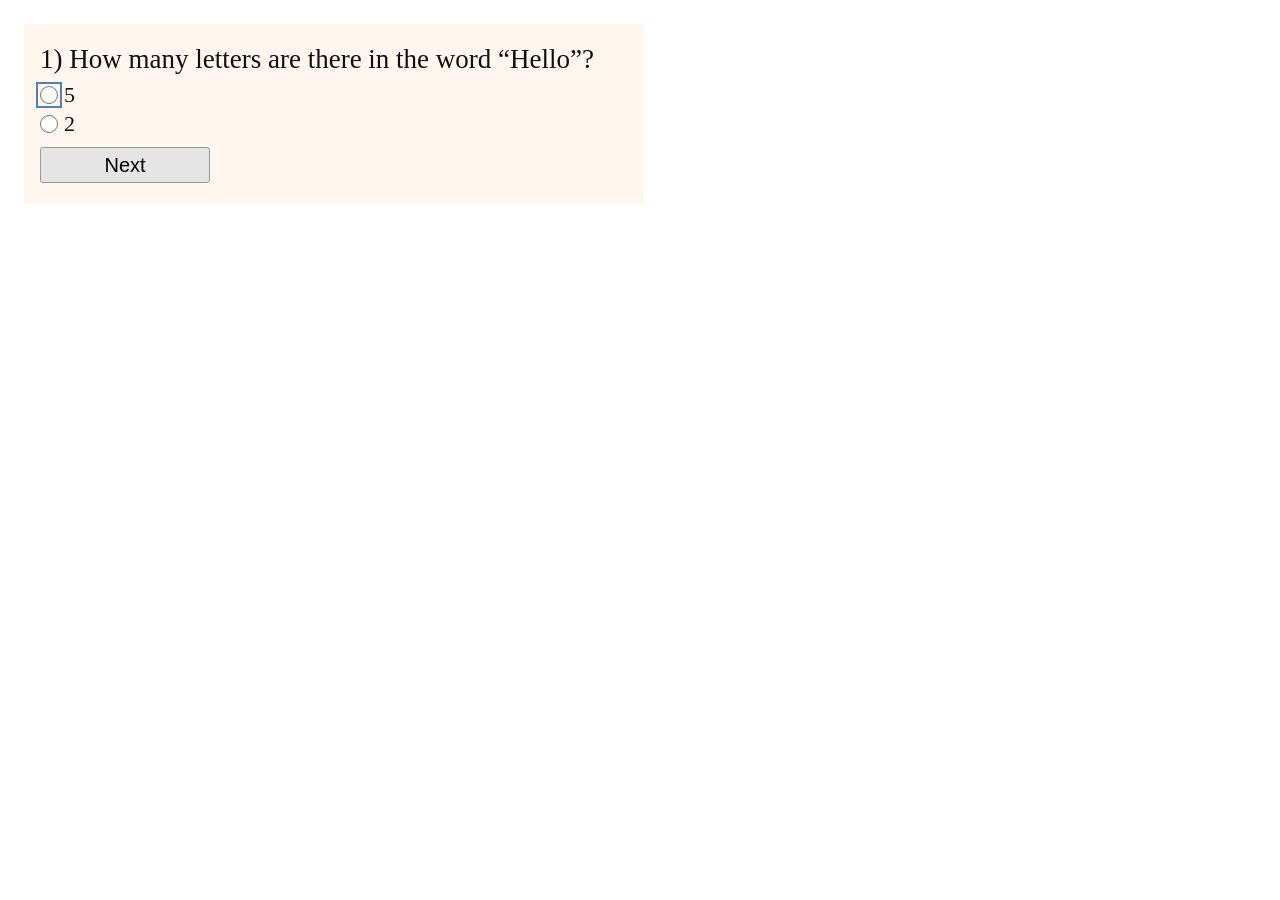
<file: forms_html/forms2.html>
<!DOCTYPE html>
<html lang="ru">
<head>
    <meta charset="UTF-8">
    <meta name="viewport" content="width=device-width, initial-scale=1.0">
    <title>Document</title>
    <link rel="stylesheet" href="forms2.css">
</head>
<body>
    <main class="quiz" aria-labelledby="question-title">
        <form id="quiz-form">
            <fieldset>
                <legend id="question-title"></legend>
                <div id="answer-list" class="answers"></div>
            </fieldset>

            <button id="action-button" type="submit">Next</button>
        </form>

        <p id="result" class="result" aria-live="polite" hidden></p>
    </main>

    <script>
        const questions = [
            {
                text: 'How many letters are there in the word “Hello”?',
                answers: ['5', '2'],
                correctAnswer: '5'
            },
            {
                text: 'How many letters are there in the word “World”?',
                answers: ['4', '5'],
                correctAnswer: '5'
            }
        ];

        const form = document.querySelector('#quiz-form');
        const questionTitle = document.querySelector('#question-title');
        const answerList = document.querySelector('#answer-list');
        const actionButton = document.querySelector('#action-button');
        const result = document.querySelector('#result');

        let currentQuestion = 0;
        let correctAnswers = 0;

        function showQuestion() {
            const question = questions[currentQuestion];
            questionTitle.textContent = `${currentQuestion + 1}) ${question.text}`;
            answerList.replaceChildren();

            question.answers.forEach((answer, index) => {
                const label = document.createElement('label');
                const radio = document.createElement('input');

                radio.type = 'radio';
                radio.name = 'answer';
                radio.value = answer;
                radio.required = true;

                label.append(radio, document.createTextNode(answer));
                answerList.append(label);

                if (index === 0) {
                    radio.focus();
                }
            });

            const isLastQuestion = currentQuestion === questions.length - 1;
            actionButton.textContent = isLastQuestion ? 'Finish' : 'Next';
        }

        form.addEventListener('submit', (event) => {
            event.preventDefault();

            const selectedAnswer = new FormData(form).get('answer');
            if (selectedAnswer === questions[currentQuestion].correctAnswer) {
                correctAnswers += 1;
            }

            currentQuestion += 1;

            if (currentQuestion < questions.length) {
                showQuestion();
                return;
            }

            form.hidden = true;
            result.hidden = false;
            result.innerHTML = `Result: <strong>${correctAnswers}</strong> correct answers to ${questions.length} questions.`;
        });

        showQuestion();
    </script>
</body>
</html>
</file>
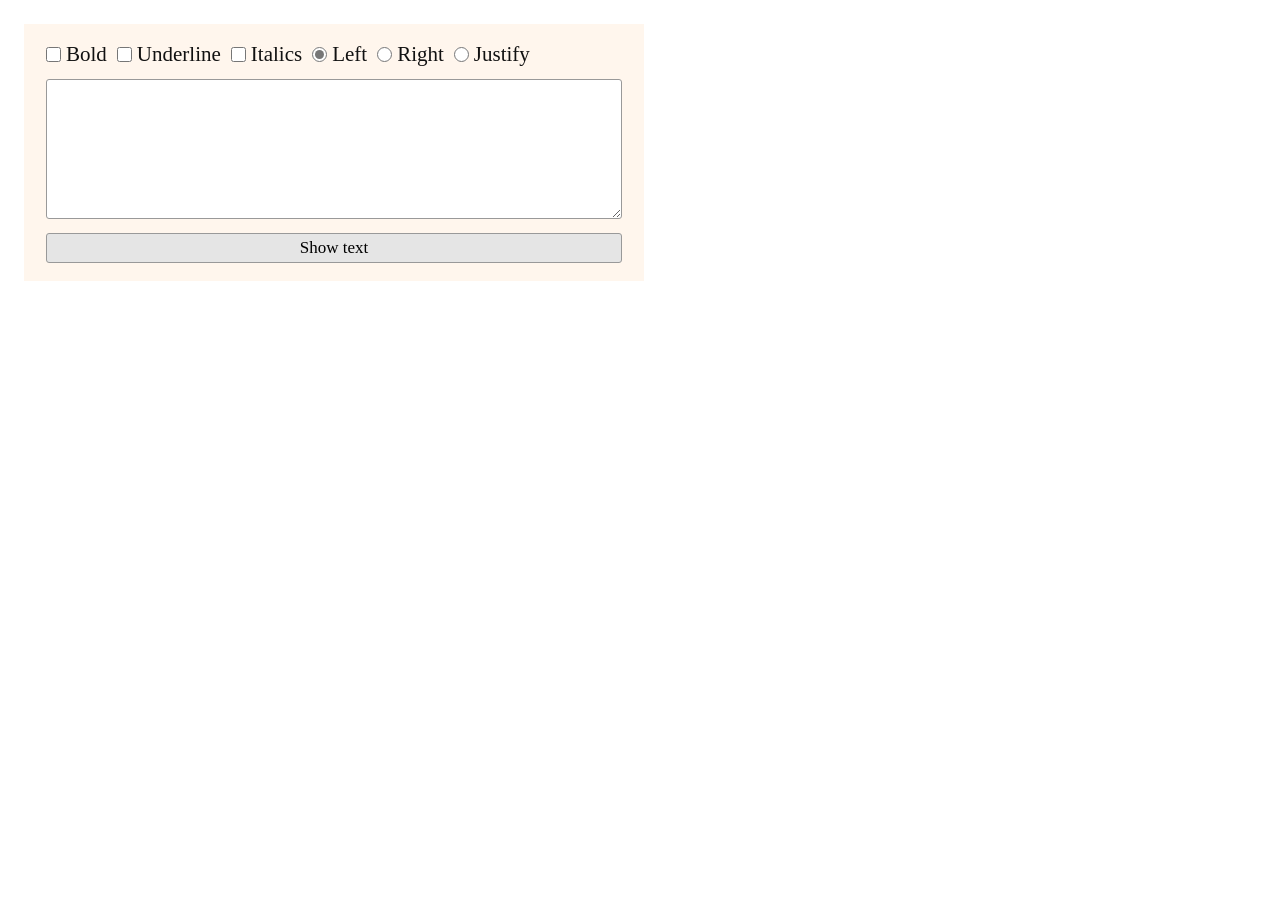
<file: forms_html/forms3.html>
<!DOCTYPE html>
<html lang="ru">
<head>
    <meta charset="UTF-8">
    <meta name="viewport" content="width=device-width, initial-scale=1.0">
    <title>Document</title>
    <link rel="stylesheet" href="forms3.css">
</head>
<body>
    <main class="text-editor">
        <form id="style-form" class="editor-form">
            <div class="controls">
                <label><input id="bold" type="checkbox"> Bold</label>
                <label><input id="underline" type="checkbox"> Underline</label>
                <label><input id="italics" type="checkbox"> Italics</label>

                <label><input type="radio" name="alignment" value="left" checked> Left</label>
                <label><input type="radio" name="alignment" value="right"> Right</label>
                <label><input type="radio" name="alignment" value="justify"> Justify</label>
            </div>

            <label class="visually-hidden" for="source-text">Введите текст</label>
            <textarea id="source-text" rows="7" required></textarea>
            <button type="submit">Show text</button>
        </form>

        <section id="result-box" class="result-box" aria-live="polite" hidden>
            <h1>Result:</h1>
            <p id="result-text" class="result-text"></p>
        </section>
    </main>

    <script>
        const form = document.querySelector('#style-form');
        const sourceText = document.querySelector('#source-text');
        const resultBox = document.querySelector('#result-box');
        const resultText = document.querySelector('#result-text');

        form.addEventListener('submit', (event) => {
            event.preventDefault();

            const text = sourceText.value.trim();
            if (!text) {
                sourceText.setCustomValidity('Введите текст');
                sourceText.reportValidity();
                return;
            }

            sourceText.setCustomValidity('');
            resultText.textContent = text;
            resultText.className = 'result-text';

            if (form.querySelector('#bold').checked) {
                resultText.classList.add('is-bold');
            }
            if (form.querySelector('#underline').checked) {
                resultText.classList.add('is-underlined');
            }
            if (form.querySelector('#italics').checked) {
                resultText.classList.add('is-italic');
            }

            const alignment = new FormData(form).get('alignment');
            resultText.classList.add(`align-${alignment}`);
            resultBox.hidden = false;
            resultBox.scrollIntoView({ behavior: 'smooth', block: 'nearest' });
        });

        sourceText.addEventListener('input', () => {
            sourceText.setCustomValidity('');
        });
    </script>
</body>
</html>
</file>
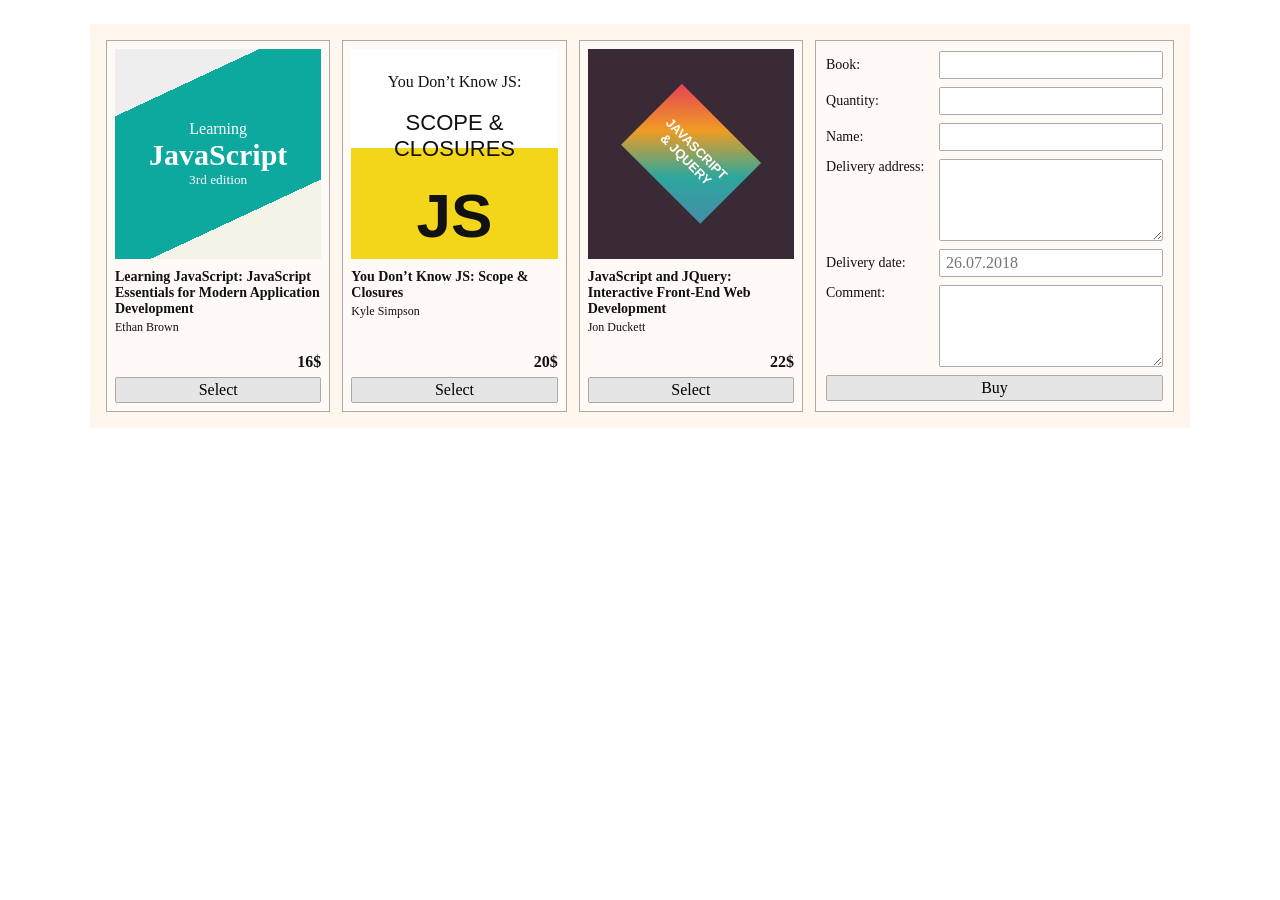
<file: forms_html/forms4.html>
<!DOCTYPE html>
<html lang="ru">
<head>
    <meta charset="UTF-8">
    <meta name="viewport" content="width=device-width, initial-scale=1.0">
    <title>Document</title>
    <link rel="stylesheet" href="forms4.css">
</head>
<body>
    <main class="book-store">
        <section class="catalog" aria-label="Каталог книг">
            <article class="book-card">
                <div class="book-cover cover-js" aria-hidden="true">
                    <span>Learning</span>
                    <strong>JavaScript</strong>
                    <small>3rd edition</small>
                </div>
                <h2>Learning JavaScript: JavaScript Essentials for Modern Application Development</h2>
                <p class="author">Ethan Brown</p>
                <p class="price">16$</p>
                <button class="select-book" type="button"
                    data-book="Learning JavaScript: JavaScript Essentials for Modern Application Development">Select</button>
            </article>

            <article class="book-card">
                <div class="book-cover cover-scope" aria-hidden="true">
                    <span>You Don’t Know JS:</span>
                    <strong>SCOPE &amp;<br>CLOSURES</strong>
                    <b>JS</b>
                </div>
                <h2>You Don’t Know JS: Scope &amp; Closures</h2>
                <p class="author">Kyle Simpson</p>
                <p class="price">20$</p>
                <button class="select-book" type="button"
                    data-book="You Don’t Know JS: Scope &amp; Closures">Select</button>
            </article>

            <article class="book-card">
                <div class="book-cover cover-jquery" aria-hidden="true">
                    <span>JAVASCRIPT<br>&amp; JQUERY</span>
                </div>
                <h2>JavaScript and JQuery: Interactive Front-End Web Development</h2>
                <p class="author">Jon Duckett</p>
                <p class="price">22$</p>
                <button class="select-book" type="button"
                    data-book="JavaScript and JQuery: Interactive Front-End Web Development">Select</button>
            </article>
        </section>

        <form id="order-form" class="order-form">
            <div class="form-row">
                <label for="book">Book:</label>
                <input id="book" name="book" type="text" readonly required>
            </div>

            <div class="form-row">
                <label for="quantity">Quantity:</label>
                <input id="quantity" name="quantity" type="number" min="1" step="1" required>
            </div>

            <div class="form-row">
                <label for="customer-name">Name:</label>
                <input id="customer-name" name="customerName" type="text" autocomplete="name" required>
            </div>

            <div class="form-row form-row--large">
                <label for="address">Delivery address:</label>
                <textarea id="address" name="address" rows="4" autocomplete="street-address" required></textarea>
            </div>

            <div class="form-row">
                <label for="delivery-date">Delivery date:</label>
               <input id="delivery-date" name="deliveryDate" type="text" placeholder="26.07.2018" required>            
            </div>
            <div class="form-row form-row--large">
                <label for="comment">Comment:</label>
                <textarea id="comment" name="comment" rows="4"></textarea>
            </div>

            <button class="buy-button" type="submit">Buy</button>
        </form>

        <p id="confirmation" class="confirmation" aria-live="polite" hidden></p>
    </main>

    <script>
        const orderForm = document.querySelector('#order-form');
        const bookInput = document.querySelector('#book');
        const confirmation = document.querySelector('#confirmation');
        const selectButtons = document.querySelectorAll('.select-book');

        selectButtons.forEach((button) => {
            button.addEventListener('click', () => {
                bookInput.value = button.dataset.book;
                confirmation.hidden = true;

                selectButtons.forEach((item) => item.classList.remove('selected'));
                button.classList.add('selected');
                orderForm.elements.quantity.focus();
            });
        });

        orderForm.addEventListener('submit', (event) => {
            event.preventDefault();

            if (!bookInput.value) {
                confirmation.textContent = 'Сначала выберите книгу в каталоге.';
                confirmation.hidden = false;
                selectButtons[0].focus();
                return;
            }

            if (!orderForm.reportValidity()) {
                return;
            }

            const data = new FormData(orderForm);
            const date = new Date(`${data.get('deliveryDate')}T00:00:00`);
            const formattedDate = new Intl.DateTimeFormat('ru-RU').format(date);

            confirmation.textContent = `${data.get('customerName')}, спасибо за заказ. ` +
                `Товар «${data.get('book')}» в количестве ${data.get('quantity')} шт. ` +
                `будет доставлен ${formattedDate} по адресу: ${data.get('address')}.`;
            confirmation.hidden = false;
            confirmation.scrollIntoView({ behavior: 'smooth', block: 'nearest' });
        });
    </script>
</body>
</html>
</file>
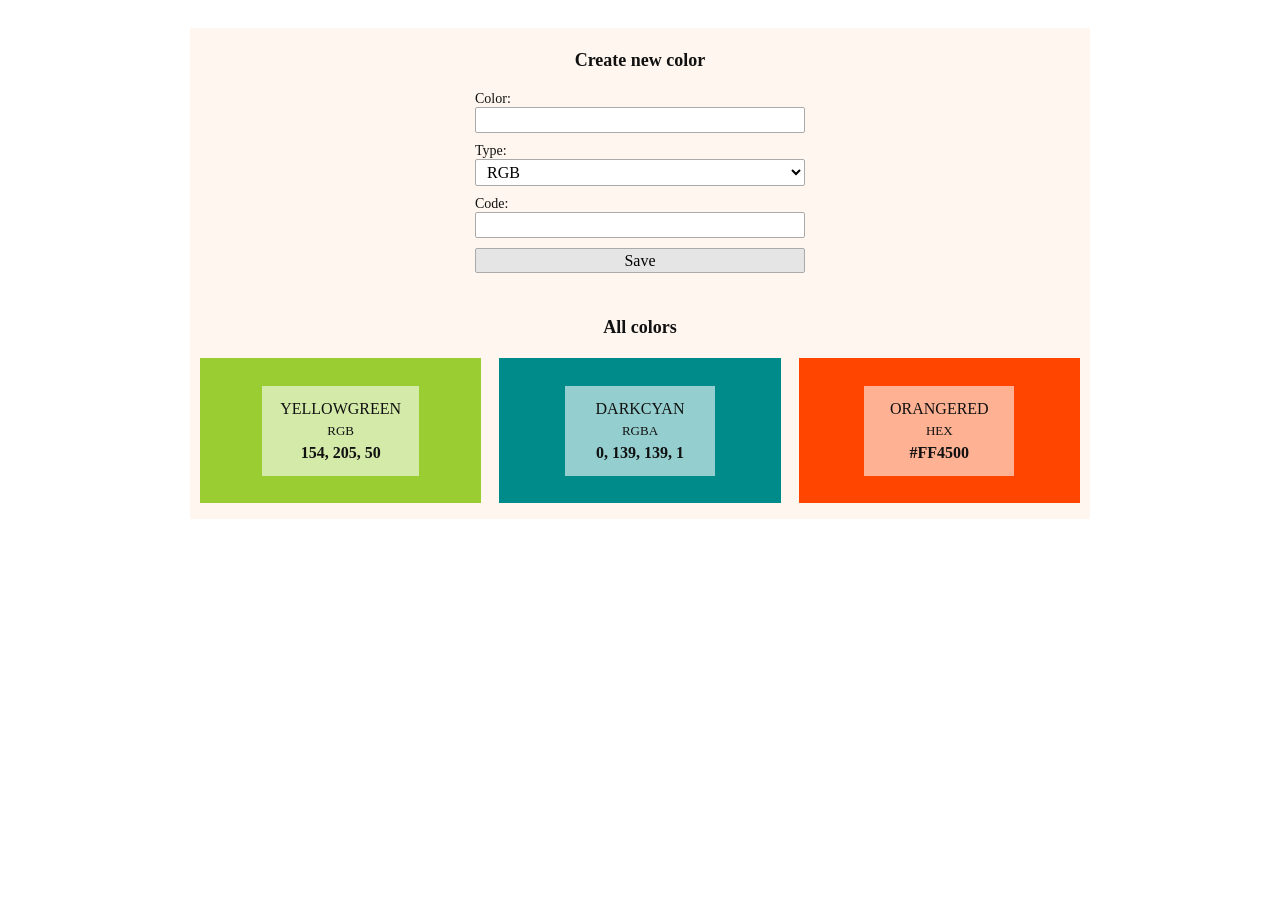
<file: valif_forms_html/formss.html>
<!DOCTYPE html>
<html lang="ru">
<head>
    <meta charset="UTF-8">
    <meta name="viewport" content="width=device-width, initial-scale=1.0">
    <title>Document</title>
    <link rel="stylesheet" href="formsss.css">
</head>
<body>
    <main class="palette-app">
        <form id="color-form" class="color-form" novalidate>
            <h1>Create new color</h1>

            <div class="field">
                <div class="field-heading">
                    <label for="color-name">Color:</label>
                    <span id="name-error" class="error" aria-live="polite"></span>
                </div>
                <input id="color-name" name="colorName" type="text" autocomplete="off">
            </div>

            <div class="field">
                <label for="color-type">Type:</label>
                <select id="color-type" name="colorType">
                    <option value="RGB">RGB</option>
                    <option value="RGBA">RGBA</option>
                    <option value="HEX">HEX</option>
                </select>
            </div>

            <div class="field">
                <div class="field-heading">
                    <label for="color-code">Code:</label>
                    <span id="code-error" class="error" aria-live="polite"></span>
                </div>
                <input id="color-code" name="colorCode" type="text" autocomplete="off">
            </div>

            <button type="submit">Save</button>
        </form>

        <section class="colors-section" aria-labelledby="colors-title">
            <h2 id="colors-title">All colors</h2>
            <div id="colors-list" class="colors-list" aria-live="polite"></div>
        </section>
    </main>

    <script>
        const COOKIE_NAME = 'customColors';
        const COOKIE_LIFETIME = 3 * 60 * 60;
        const initialColors = [
            { name: 'YELLOWGREEN', type: 'RGB', code: '154, 205, 50' },
            { name: 'DARKCYAN', type: 'RGBA', code: '0, 139, 139, 1' },
            { name: 'ORANGERED', type: 'HEX', code: '#FF4500' }
        ];

        const form = document.querySelector('#color-form');
        const nameInput = document.querySelector('#color-name');
        const typeSelect = document.querySelector('#color-type');
        const codeInput = document.querySelector('#color-code');
        const nameError = document.querySelector('#name-error');
        const codeError = document.querySelector('#code-error');
        const colorsList = document.querySelector('#colors-list');

        let colors = loadColors();

        function getCookie(name) {
            const prefix = `${encodeURIComponent(name)}=`;
            const cookie = document.cookie
                .split('; ')
                .find((item) => item.startsWith(prefix));

            return cookie ? decodeURIComponent(cookie.slice(prefix.length)) : null;
        }

        function loadColors() {
            const savedColors = getCookie(COOKIE_NAME);
            if (!savedColors) {
                return [...initialColors];
            }

            try {
                const parsedColors = JSON.parse(savedColors);
                return Array.isArray(parsedColors) ? parsedColors : [...initialColors];
            } catch {
                return [...initialColors];
            }
        }

        function saveColors() {
            const value = encodeURIComponent(JSON.stringify(colors));
            document.cookie = `${encodeURIComponent(COOKIE_NAME)}=${value}; Max-Age=${COOKIE_LIFETIME}; Path=/; SameSite=Lax`;
        }

        function getCssColor(color) {
            if (color.type === 'HEX') {
                return color.code;
            }

            const functionName = color.type.toLowerCase();
            return `${functionName}(${color.code})`;
        }

        function renderColors() {
            colorsList.replaceChildren();

            colors.forEach((color) => {
                const card = document.createElement('article');
                card.className = 'color-card';
                card.style.backgroundColor = getCssColor(color);

                const info = document.createElement('div');
                info.className = 'color-info';

                const name = document.createElement('strong');
                name.textContent = color.name;

                const type = document.createElement('span');
                type.textContent = color.type;

                const code = document.createElement('b');
                code.textContent = color.code;

                info.append(name, type, code);
                card.append(info);
                colorsList.append(card);
            });
        }

        function validateName(value) {
            if (!value) {
                return 'Color is required';
            }
            if (!/^\p{L}+$/u.test(value)) {
                return 'Color can only contain letters';
            }
            if (colors.some((color) => color.name.toLowerCase() === value.toLowerCase())) {
                return 'This color name already exists';
            }
            return '';
        }

        function parseNumberList(value, expectedLength) {
            const parts = value.split(',').map((part) => part.trim());
            if (parts.length !== expectedLength || parts.some((part) => part === '')) {
                return null;
            }
            return parts;
        }

        function validateAndNormalizeCode(value, type) {
            if (!value) {
                return { error: 'Code is required' };
            }

            if (type === 'HEX') {
                if (!/^#[0-9A-Fa-f]{6}$/.test(value)) {
                    return { error: 'HEX code must match #RRGGBB' };
                }
                return { code: value.toUpperCase() };
            }

            const expectedLength = type === 'RGB' ? 3 : 4;
            const parts = parseNumberList(value, expectedLength);
            const message = `${type} code must contain ${expectedLength} numbers separated by commas`;

            if (!parts) {
                return { error: message };
            }

            const rgbParts = parts.slice(0, 3);
            const validRgb = rgbParts.every((part) => {
                if (!/^\d+$/.test(part)) return false;
                const number = Number(part);
                return number >= 0 && number <= 255;
            });

            if (!validRgb) {
                return { error: `${type}: first 3 numbers must be from 0 to 255` };
            }

            if (type === 'RGBA') {
                const alphaText = parts[3];
                const alpha = Number(alphaText);
                if (!/^(?:0(?:\.\d+)?|1(?:\.0+)?)$/.test(alphaText) || alpha < 0 || alpha > 1) {
                    return { error: 'RGBA: alpha must be from 0 to 1' };
                }
            }

            return { code: parts.map(Number).join(', ') };
        }

        function clearErrors() {
            nameError.textContent = '';
            codeError.textContent = '';
            nameInput.classList.remove('invalid');
            codeInput.classList.remove('invalid');
        }

        form.addEventListener('submit', (event) => {
            event.preventDefault();
            clearErrors();

            const colorName = nameInput.value.trim();
            const nameMessage = validateName(colorName);
            const codeResult = validateAndNormalizeCode(codeInput.value.trim(), typeSelect.value);

            if (nameMessage) {
                nameError.textContent = nameMessage;
                nameInput.classList.add('invalid');
            }
            if (codeResult.error) {
                codeError.textContent = codeResult.error;
                codeInput.classList.add('invalid');
            }
            if (nameMessage || codeResult.error) {
                (nameMessage ? nameInput : codeInput).focus();
                return;
            }

            colors.push({
                name: colorName.toUpperCase(),
                type: typeSelect.value,
                code: codeResult.code
            });

            saveColors();
            renderColors();
            form.reset();
            nameInput.focus();
        });

        nameInput.addEventListener('input', () => {
            nameError.textContent = '';
            nameInput.classList.remove('invalid');
        });

        codeInput.addEventListener('input', () => {
            codeError.textContent = '';
            codeInput.classList.remove('invalid');
        });

        typeSelect.addEventListener('change', () => {
            codeInput.value = '';
            codeError.textContent = '';
            codeInput.classList.remove('invalid');
        });

        saveColors();
        renderColors();
    </script>
</body>
</html>
</file>
<file: forms_html/forms2.css>
:root {
    font-family: "Times New Roman", Times, serif;
    color: #111;
    background: #fff;
}

* {
    box-sizing: border-box;
}

body {
    margin: 0;
    padding: 24px;
}

.quiz {
    width: min(620px, 100%);
}

#quiz-form,
.result {
    padding: 20px 16px;
    background: #fff6ed;
}

fieldset {
    margin: 0 0 10px;
    padding: 0;
    border: 0;
}

legend {
    margin-bottom: 7px;
    padding: 0;
    font-size: clamp(20px, 4vw, 27px);
}

.answers {
    display: grid;
    gap: 3px;
}

.answers label {
    display: flex;
    align-items: center;
    width: fit-content;
    font-size: 22px;
    cursor: pointer;
}

.answers input {
    width: 18px;
    height: 18px;
    margin: 0 6px 0 0;
    accent-color: #777;
}

button {
    width: 170px;
    min-height: 36px;
    border: 1px solid #999;
    border-radius: 3px;
    background: #e5e5e5;
    font: 20px Arial, sans-serif;
    cursor: pointer;
}

button:hover {
    background: #d8d8d8;
}

button:active {
    transform: translateY(1px);
}

button:focus-visible,
.answers input:focus-visible {
    outline: 2px solid #557eb8;
    outline-offset: 2px;
}

.result {
    margin: 0;
    font-size: clamp(22px, 4vw, 29px);
}

@media (max-width: 480px) {
    body {
        padding: 10px;
    }

    #quiz-form,
    .result {
        padding: 16px 12px;
    }

    button {
        width: 100%;
    }
}
</file>
<file: forms_html/forms3.css>
:root {
    font-family: "Times New Roman", Times, serif;
    color: #111;
    background: #fff;
}

* {
    box-sizing: border-box;
}

body {
    margin: 0;
    padding: 24px;
}

.text-editor {
    width: min(620px, 100%);
}

.editor-form,
.result-box {
    padding: 18px 22px;
    background: #fff6ed;
}

.controls {
    display: flex;
    flex-wrap: wrap;
    gap: 6px 10px;
    margin-bottom: 12px;
}

.controls label {
    display: flex;
    align-items: center;
    font-size: 21px;
    cursor: pointer;
}

.controls input {
    width: 15px;
    height: 15px;
    margin: 0 5px 0 0;
    accent-color: #777;
}

textarea,
button,
.result-text {
    width: 100%;
    border: 1px solid #999;
    border-radius: 3px;
}

textarea {
    display: block;
    min-height: 130px;
    padding: 6px;
    resize: vertical;
    background: #fff;
    font: 16px "Courier New", monospace;
}

button {
    min-height: 30px;
    margin-top: 14px;
    background: #e5e5e5;
    font: 17px "Times New Roman", Times, serif;
    cursor: pointer;
}

button:hover {
    background: #d8d8d8;
}

button:active {
    transform: translateY(1px);
}

textarea:focus,
button:focus-visible,
.controls input:focus-visible {
    outline: 2px solid #557eb8;
    outline-offset: 2px;
}

.result-box {
    margin-top: 34px;
}

.result-box h1 {
    margin: 0 0 6px;
    font-size: 22px;
}

.result-text {
    min-height: 120px;
    margin: 0;
    padding: 10px 16px;
    background: #fffaf5;
    white-space: pre-wrap;
    font-size: 22px;
}

.is-bold {
    font-weight: bold;
}

.is-underlined {
    text-decoration: underline;
}

.is-italic {
    font-style: italic;
}

.align-left {
    text-align: left;
}

.align-right {
    text-align: right;
}

.align-justify {
    text-align: justify;
}

.visually-hidden {
    position: absolute;
    width: 1px;
    height: 1px;
    padding: 0;
    margin: -1px;
    overflow: hidden;
    clip: rect(0, 0, 0, 0);
    white-space: nowrap;
    border: 0;
}

@media (max-width: 480px) {
    body {
        padding: 10px;
    }

    .editor-form,
    .result-box {
        padding: 14px 12px;
    }
}
</file>
<file: forms_html/forms4.css>
:root {
    font-family: "Times New Roman", Times, serif;
    color: #111;
    background: #fff;
}

* {
    box-sizing: border-box;
}

body {
    margin: 0;
    padding: 24px;
}

.book-store {
    display: grid;
    grid-template-columns: repeat(3, minmax(145px, 1fr)) minmax(270px, 1.6fr);
    gap: 12px;
    width: min(1100px, 100%);
    margin: 0 auto;
    padding: 16px;
    background: #fff6ed;
}

.catalog {
    display: contents;
}

.book-card {
    display: flex;
    flex-direction: column;
    min-width: 0;
    padding: 8px;
    border: 1px solid #aaa;
    background: #fffaf5;
}

.book-cover {
    display: flex;
    flex-direction: column;
    justify-content: center;
    align-items: center;
    min-height: 210px;
    margin-bottom: 10px;
    text-align: center;
}

.cover-js {
    color: white;
    background: linear-gradient(155deg, #eee 0 22%, #0da99e 22% 74%, #f3f3e8 74%);
}

.cover-js strong {
    font-size: 30px;
}

.cover-scope {
    justify-content: space-between;
    padding: 24px 5px 8px;
    color: #111;
    background: linear-gradient(#fff 0 47%, #f3d519 47%);
}

.cover-scope strong {
    font: 22px Arial, sans-serif;
}

.cover-scope b {
    font: bold 62px Arial, sans-serif;
}

.cover-jquery {
    color: white;
    background: #392a36;
}

.cover-jquery span {
    padding: 28px 16px;
    transform: rotate(45deg);
    background: linear-gradient(135deg, #e64255, #ef9c24, #2da79d, #458ca8);
    font: bold 13px Arial, sans-serif;
}

.book-card h2 {
    margin: 0;
    font-size: 14px;
}

.author {
    margin: 3px 0;
    font-size: 12px;
}

.price {
    margin: auto 0 6px;
    text-align: right;
    font-weight: bold;
}

button,
input,
textarea {
    border: 1px solid #aaa;
    border-radius: 2px;
    font: inherit;
}

button {
    cursor: pointer;
    background: #e5e5e5;
}

button:hover,
.select-book.selected {
    background: #cfddec;
}

.select-book,
.buy-button {
    width: 100%;
    min-height: 26px;
}

.order-form {
    display: grid;
    align-content: start;
    gap: 8px;
    padding: 10px;
    border: 1px solid #aaa;
    background: #fffaf5;
}

.form-row {
    display: grid;
    grid-template-columns: 105px 1fr;
    align-items: center;
    gap: 8px;
}

.form-row--large {
    align-items: start;
}

.form-row label {
    font-size: 14px;
}

.form-row input,
.form-row textarea {
    width: 100%;
    min-width: 0;
    padding: 4px 6px;
    background: white;
}

.form-row textarea {
    resize: vertical;
}

input:focus,
textarea:focus,
button:focus-visible {
    outline: 2px solid #557eb8;
    outline-offset: 1px;
}

.confirmation {
    grid-column: 1 / -1;
    margin: 4px 0 0;
    padding: 16px;
    border: 1px solid #aaa;
    background: #fffaf5;
    font-size: 20px;
}

@media (max-width: 850px) {
    .book-store {
        grid-template-columns: repeat(3, 1fr);
    }

    .order-form {
        grid-column: 1 / -1;
    }
}

@media (max-width: 580px) {
    body {
        padding: 10px;
    }

    .book-store {
        grid-template-columns: 1fr;
    }

    .catalog {
        display: grid;
        gap: 12px;
    }

    .order-form {
        grid-column: auto;
    }

    .form-row {
        grid-template-columns: 1fr;
        gap: 3px;
    }
}
</file>
<file: valif_forms_html/formsss.css>
:root {
    font-family: "Times New Roman", Times, serif;
    color: #111;
    background: #fff;
}

* {
    box-sizing: border-box;
}

body {
    margin: 0;
    padding: 28px;
}

.palette-app {
    width: min(900px, 100%);
    margin: 0 auto;
    padding: 22px 10px 16px;
    background: #fff7ef;
}

.color-form {
    width: min(330px, 100%);
    margin: 0 auto;
}

.color-form h1,
.colors-section h2 {
    margin: 0 0 20px;
    text-align: center;
    font-size: 18px;
}

.field {
    margin-bottom: 10px;
}

.field-heading {
    display: flex;
    justify-content: space-between;
    align-items: end;
    gap: 8px;
}

.field label {
    display: block;
    font-size: 14px;
}

.field input,
.field select,
.color-form button {
    width: 100%;
    min-height: 25px;
    border: 1px solid #aaa;
    border-radius: 2px;
    font: inherit;
}

.field input,
.field select {
    padding: 3px 7px;
    background: #fff;
}

.color-form button {
    cursor: pointer;
    background: #e5e5e5;
}

.color-form button:hover {
    background: #d8d8d8;
}

.field input:focus,
.field select:focus,
.color-form button:focus-visible {
    outline: 2px solid #557eb8;
    outline-offset: 1px;
}

.field input.invalid {
    border-color: #b00000;
}

.error {
    color: #b00000;
    text-align: right;
    font-size: 13px;
}

.colors-section {
    margin-top: 44px;
}

.colors-list {
    display: grid;
    grid-template-columns: repeat(3, minmax(180px, 1fr));
    gap: 18px;
}

.color-card {
    display: grid;
    place-items: center;
    min-height: 145px;
    padding: 20px;
}

.color-info {
    display: grid;
    justify-items: center;
    min-width: 150px;
    padding: 14px 18px;
    background: rgba(255, 255, 255, 0.58);
    text-align: center;
}

.color-info strong,
.color-info span,
.color-info b {
    overflow-wrap: anywhere;
}

.color-info strong {
    font-size: 16px;
    font-weight: normal;
}

.color-info span {
    margin: 5px 0;
    font-size: 13px;
}

.color-info b {
    font-size: 16px;
}

@media (max-width: 700px) {
    .colors-list {
        grid-template-columns: repeat(2, minmax(150px, 1fr));
    }
}

@media (max-width: 460px) {
    body {
        padding: 10px;
    }

    .colors-list {
        grid-template-columns: 1fr;
    }

    .field-heading {
        display: block;
    }

    .error {
        display: block;
        text-align: left;
    }
}
</file>
